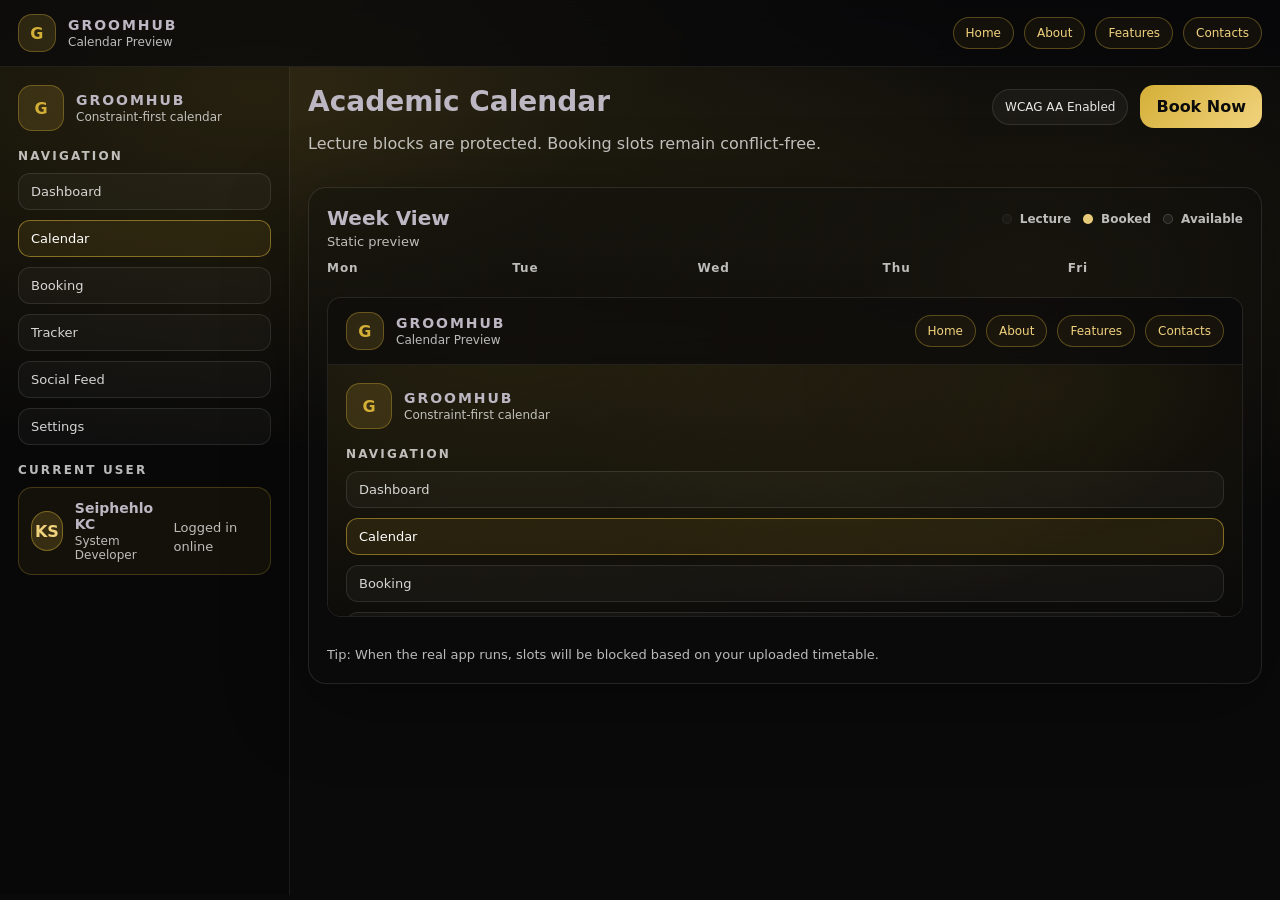
<file: calendar.html>
<!DOCTYPE html>
<html lang="en">
  <head>
    <meta charset="UTF-8" />
    <meta name="viewport" content="width=device-width, initial-scale=1.0" />
    <title>GroomHub — Calendar Preview</title>
    <link rel="stylesheet" href="./styles.css" />
  </head>
  <body>
    <div class="bg-grid" aria-hidden="true"></div>

    <header class="static-topbar">
      <a class="static-brand" href="./index.html">
        <span class="logo" style="width: 38px; height: 38px">G</span>
        <span>
          <span class="brand-title">GROOMHUB</span>
          <span class="brand-sub">Calendar Preview</span>
        </span>
      </a>
      <nav class="static-nav" aria-label="Preview navigation">
        <a href="./dashboard.html" class="nav-pill">Home</a>
        <a href="./lookbook.html" class="nav-pill">About</a>
        <a href="./marketplace.html" class="nav-pill">Features</a>
        <a href="./social.html" class="nav-pill">Contacts</a>
      </nav>
    </header>

    <main class="static-main">
      <div class="static-sidebar">
        <div class="side-brand">
          <div class="side-logo">G</div>
          <div>
            <div class="side-title">GROOMHUB</div>
            <div class="side-sub">Constraint-first calendar</div>
          </div>
        </div>
        <div class="side-section">
          <div class="side-label">Navigation</div>
          <div class="side-links">
            <a href="./dashboard.html" class="side-link">Dashboard</a>
            <a href="./calendar.html" class="side-link active">Calendar</a>
            <a href="./book.html" class="side-link">Booking</a>
            <a href="./tracker.html" class="side-link">Tracker</a>
            <a href="./social.html" class="side-link">Social Feed</a>
            <a href="./settings.html" class="side-link">Settings</a>
          </div>
        </div>
        <div class="side-section">
          <div class="side-label">Current User</div>
          <div class="user-card">
            <div class="user-avatar" id="currentUserAvatar">KS</div>
            <div class="user-meta">
              <div class="user-name" id="currentUserName">Seiphehlo KC</div>
              <div class="user-role" id="currentUserRole">
                System Developer
              </div>
            </div>
            <div class="mini-note" id="onlineBadge">Logged in online</div>
          </div>
        </div>
      </div>

      <div class="static-content">
        <div class="static-top">
          <div>
            <h1 class="page-title">Academic Calendar</h1>
            <p class="muted">
              Lecture blocks are protected. Booking slots remain conflict-free.
            </p>
          </div>
          <div class="top-actions">
            <div class="badge">WCAG AA Enabled</div>
            <a class="cta" href="./book.html">Book Now</a>
          </div>
        </div>

        <section class="panel">
          <div class="panel-head">
            <div>
              <h3 class="panel-title">Week View</h3>
              <div class="panel-sub">Static preview</div>
            </div>

            <div class="legend" aria-label="Calendar legend">
              <div class="legend-item">
                <span class="dot blocked" aria-hidden="true"></span>
                <span>Lecture</span>
              </div>
              <div class="legend-item">
                <span class="dot booked" aria-hidden="true"></span>
                <span>Booked</span>
              </div>
              <div class="legend-item">
                <span class="dot available" aria-hidden="true"></span>
                <span>Available</span>
              </div>
            </div>
          </div>

          <div class="calendar-wrap">
            <div class="cal-days">
              <div>Mon</div>
              <div>Tue</div>
              <div>Wed</div>
              <div>Thu</div>
              <div>Fri</div>
            </div>

            <!-- Embedded preview frame -->
            <iframe
              title="Calendar preview"
              src="./calendar.html"
              style="
                width: 100%;
                height: 320px;
                border: 1px solid rgba(255, 255, 255, 0.1);
                border-radius: 14px;
                margin: 12px 0;
                background: rgba(0, 0, 0, 0.2);
              "
            ></iframe>



            <div class="cal-grid" id="calGrid">
              <!-- filled by script -->
            </div>
          </div>

          <div class="mini-note">
            Tip: When the real app runs, slots will be blocked based on your
            uploaded timetable.
          </div>
        </section>
      </div>
    </main>
  </body>
</html>
</file>
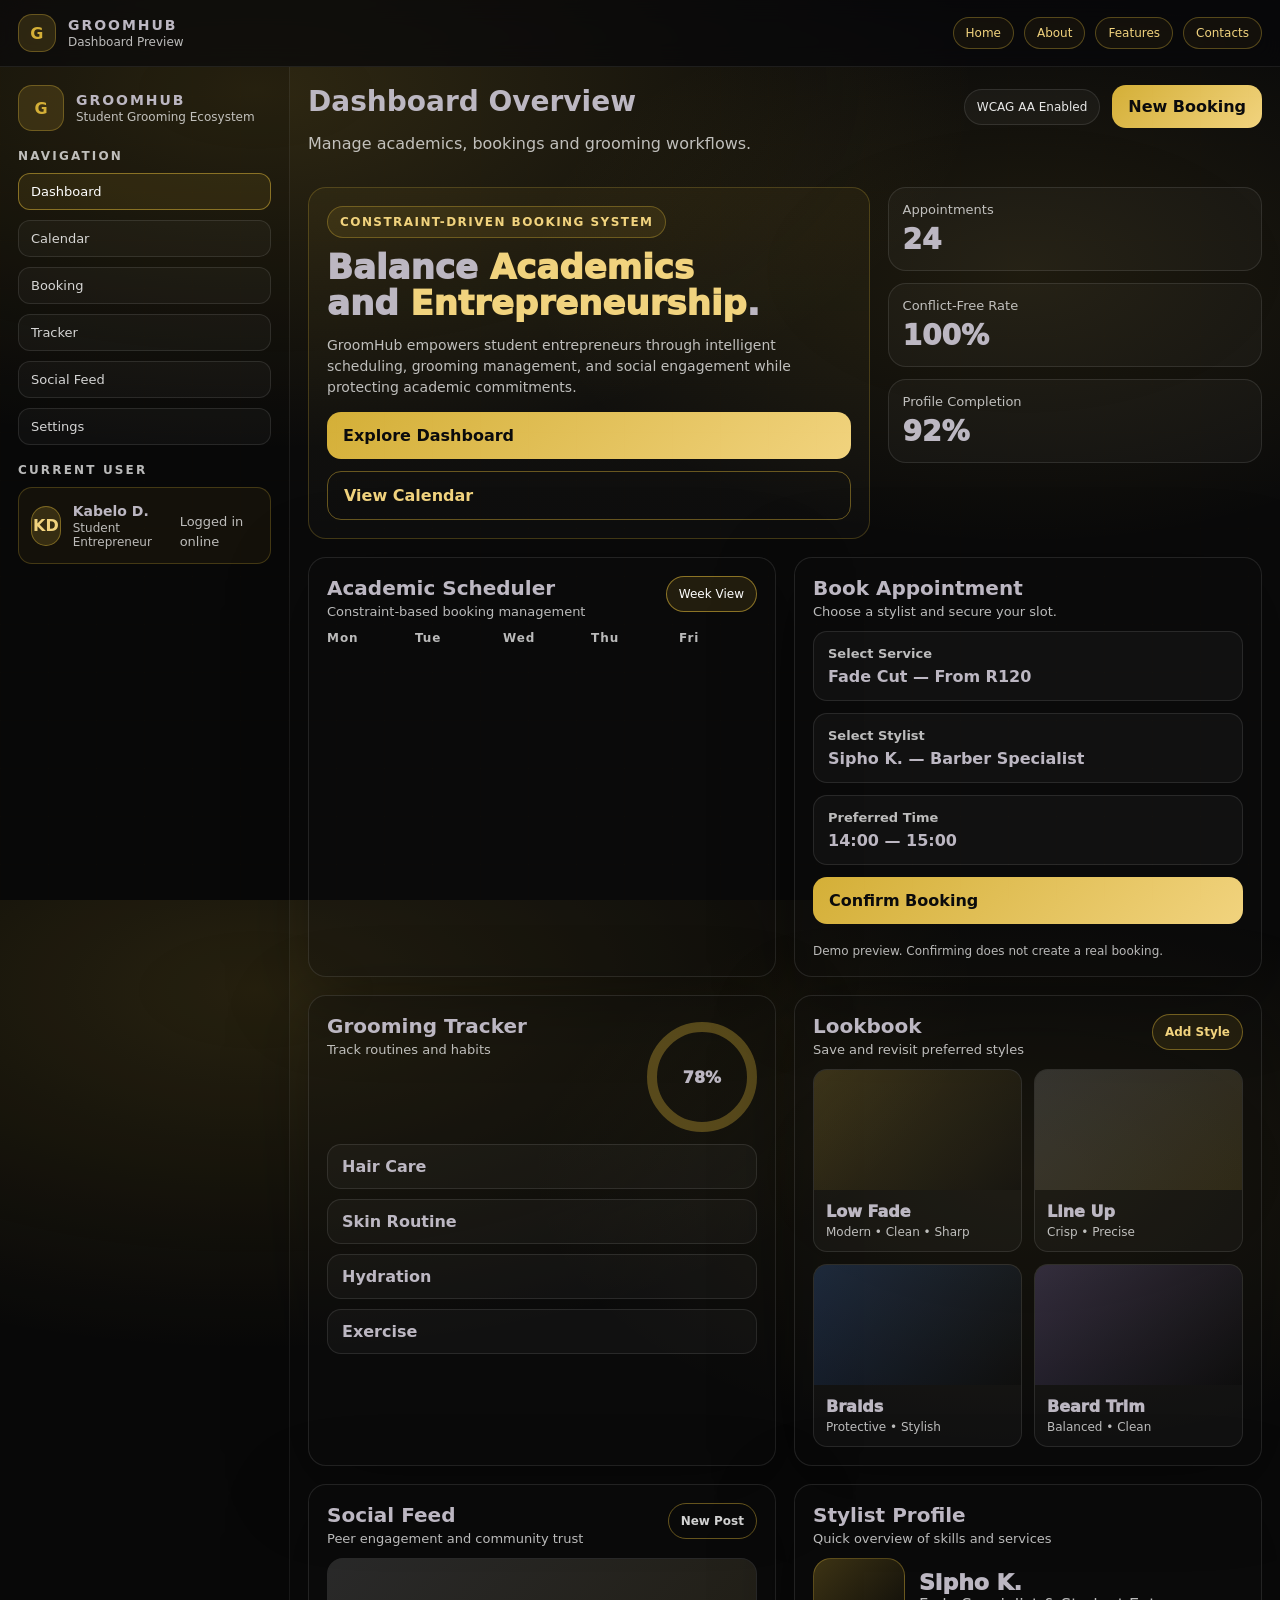
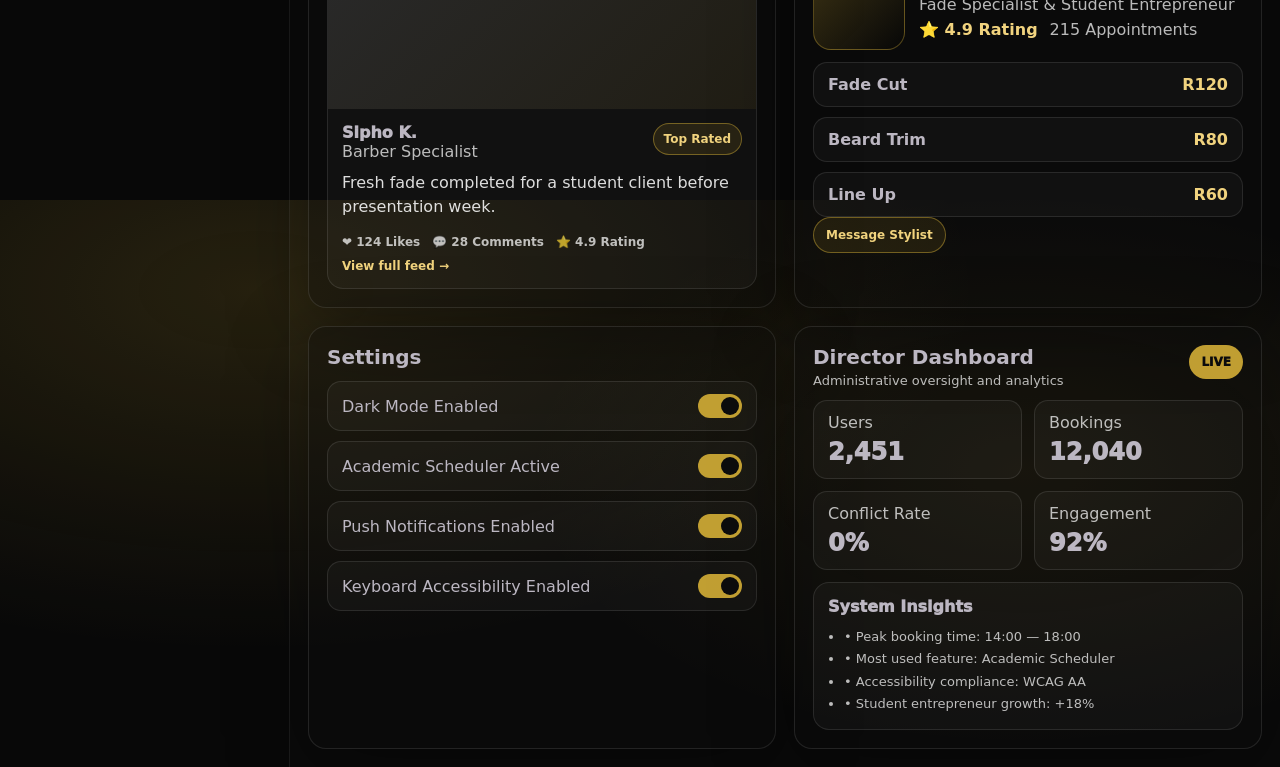
<file: dashboard.html>
<!DOCTYPE html>
<html lang="en">
  <head>
    <meta charset="UTF-8" />
    <meta name="viewport" content="width=device-width, initial-scale=1.0" />
    <title>GroomHub — Dashboard</title>
    <link rel="stylesheet" href="./styles.css" />
  </head>
  <body>
    <div class="bg-grid" aria-hidden="true"></div>

    <header class="static-topbar">
      <a class="static-brand" href="./index.html" aria-label="GroomHub home">
        <span class="logo" style="width: 38px; height: 38px">G</span>
        <span>
          <span class="brand-title">GROOMHUB</span>
          <span class="brand-sub">Dashboard Preview</span>
        </span>
      </a>
      <nav class="static-nav" aria-label="Preview navigation">
        <a href="./dashboard.html" class="nav-pill">Home</a>
        <a href="./lookbook.html" class="nav-pill">About</a>
        <a href="./marketplace.html" class="nav-pill">Features</a>
        <a href="./social.html" class="nav-pill">Contacts</a>
      </nav>
    </header>

    <main class="static-main">
      <div class="static-sidebar">
        <div class="side-brand">
          <div class="side-logo" aria-hidden="true">G</div>
          <div>
            <div class="side-title">GROOMHUB</div>
            <div class="side-sub">Student Grooming Ecosystem</div>
          </div>
        </div>

        <div class="side-section">
          <div class="side-label">Navigation</div>
          <div class="side-links">
            <a href="./dashboard.html" class="side-link active">Dashboard</a>
            <a href="./calendar.html" class="side-link">Calendar</a>
            <a href="./book.html" class="side-link">Booking</a>
            <a href="./tracker.html" class="side-link">Tracker</a>
            <a href="./social.html" class="side-link">Social Feed</a>
            <a href="./settings.html" class="side-link">Settings</a>
          </div>
        </div>

        <div class="side-section">
          <div class="side-label">Current User</div>
          <div class="user-card">
            <div class="user-avatar" id="currentUserAvatar">KD</div>
            <div class="user-meta">
              <div class="user-name" id="currentUserName">Kabelo D.</div>
              <div class="user-role" id="currentUserRole">
                Student Entrepreneur
              </div>
            </div>
            <div class="mini-note" id="onlineBadge">Logged in online</div>
          </div>
        </div>
      </div>

      <div class="static-content">
        <div class="static-top">
          <div>
            <h1 class="page-title">Dashboard Overview</h1>
            <p class="muted">
              Manage academics, bookings and grooming workflows.
            </p>
          </div>
          <div class="top-actions">
            <div class="badge">WCAG AA Enabled</div>
            <a class="cta" href="./book.html">New Booking</a>
          </div>
        </div>

        <section class="hero">
          <div class="hero-card">
            <div class="hero-pill">CONSTRAINT-DRIVEN BOOKING SYSTEM</div>
            <h2 class="hero-title">
              Balance <span class="gold">Academics</span>
              <br />
              and <span class="gold">Entrepreneurship</span>.
            </h2>
            <p class="hero-muted">
              GroomHub empowers student entrepreneurs through intelligent
              scheduling, grooming management, and social engagement while
              protecting academic commitments.
            </p>
            <div class="hero-buttons">
              <a class="btn" href="./dashboard.html">Explore Dashboard</a>
              <a class="btn secondary" href="./calendar.html">View Calendar</a>
            </div>
          </div>

          <div class="stats">
            <div class="stat-card">
              <div class="stat-label">Appointments</div>
              <div class="stat-value">24</div>
            </div>
            <div class="stat-card">
              <div class="stat-label">Conflict-Free Rate</div>
              <div class="stat-value">100%</div>
            </div>
            <div class="stat-card">
              <div class="stat-label">Profile Completion</div>
              <div class="stat-value">92%</div>
            </div>
          </div>
        </section>

        <section class="grid2">
          <div class="panel">
            <div class="panel-head">
              <div>
                <h3 class="panel-title">Academic Scheduler</h3>
                <div class="panel-sub">Constraint-based booking management</div>
              </div>
              <div class="badge gold">Week View</div>
            </div>
            <div class="calendar-grid">
              <div class="cal-days" role="list" aria-label="Week days">
                <div role="listitem">Mon</div>
                <div role="listitem">Tue</div>
                <div role="listitem">Wed</div>
                <div role="listitem">Thu</div>
                <div role="listitem">Fri</div>
              </div>
              <div class="cal-cells" id="calCells" aria-label="Calendar cells">
                <!-- static cells rendered by script -->
              </div>
            </div>
          </div>

          <div class="panel">
            <h3 class="panel-title">Book Appointment</h3>
            <div class="panel-sub">Choose a stylist and secure your slot.</div>

            <div class="form-rows">
              <div class="row-box">
                <div class="row-label">Select Service</div>
                <div class="row-value">Fade Cut — From R120</div>
              </div>
              <div class="row-box">
                <div class="row-label">Select Stylist</div>
                <div class="row-value">Sipho K. — Barber Specialist</div>
              </div>
              <div class="row-box">
                <div class="row-label">Preferred Time</div>
                <div class="row-value">14:00 — 15:00</div>
              </div>
              <a class="btn" href="./book.html">Confirm Booking</a>
              <div class="tiny-muted">
                Demo preview. Confirming does not create a real booking.
              </div>
            </div>
          </div>
        </section>

        <section class="grid2">
          <div class="panel">
            <div class="panel-head">
              <div>
                <h3 class="panel-title">Grooming Tracker</h3>
                <div class="panel-sub">Track routines and habits</div>
              </div>
              <div class="ring">78%</div>
            </div>
            <div class="tag-list">
              <div class="tag"><span>Hair Care</span></div>
              <div class="tag"><span>Skin Routine</span></div>
              <div class="tag"><span>Hydration</span></div>
              <div class="tag"><span>Exercise</span></div>
            </div>
          </div>

          <div class="panel">
            <div class="panel-head">
              <div>
                <h3 class="panel-title">Lookbook</h3>
                <div class="panel-sub">Save and revisit preferred styles</div>
              </div>
              <a class="small-pill" href="./tracker.html">Add Style</a>
            </div>
            <div class="look-grid">
              <div class="look-card">
                <div class="look-img a"></div>
                <div class="look-meta">
                  <div class="look-title">Low Fade</div>
                  <div class="look-sub">Modern • Clean • Sharp</div>
                </div>
              </div>
              <div class="look-card">
                <div class="look-img b"></div>
                <div class="look-meta">
                  <div class="look-title">Line Up</div>
                  <div class="look-sub">Crisp • Precise</div>
                </div>
              </div>
              <div class="look-card">
                <div class="look-img c"></div>
                <div class="look-meta">
                  <div class="look-title">Braids</div>
                  <div class="look-sub">Protective • Stylish</div>
                </div>
              </div>
              <div class="look-card">
                <div class="look-img d"></div>
                <div class="look-meta">
                  <div class="look-title">Beard Trim</div>
                  <div class="look-sub">Balanced • Clean</div>
                </div>
              </div>
            </div>
          </div>
        </section>

        <section class="grid2">
          <div class="panel">
            <div class="panel-head">
              <div>
                <h3 class="panel-title">Social Feed</h3>
                <div class="panel-sub">Peer engagement and community trust</div>
              </div>
              <a class="small-pill ghost" href="./social.html">New Post</a>
            </div>
            <div class="social-card">
              <div class="social-img"></div>
              <div class="social-body">
                <div class="social-head">
                  <div>
                    <div class="social-name">Sipho K.</div>
                    <div class="muted">Barber Specialist</div>
                  </div>
                  <div class="gold-pill">Top Rated</div>
                </div>
                <p class="social-text">
                  Fresh fade completed for a student client before presentation
                  week.
                </p>
                <div class="social-stats">
                  <span>❤️ 124 Likes</span>
                  <span>💬 28 Comments</span>
                  <span>⭐ 4.9 Rating</span>
                </div>
                <a class="mini-link" href="./social.html">View full feed →</a>
              </div>
            </div>
          </div>

          <div class="panel">
            <h3 class="panel-title">Stylist Profile</h3>
            <div class="panel-sub">Quick overview of skills and services</div>
            <div class="profile">
              <div class="profile-avatar"></div>
              <div>
                <div class="profile-name">Sipho K.</div>
                <div class="muted">Fade Specialist & Student Entrepreneur</div>
                <div class="profile-kpis">
                  <span class="gold-text">⭐ 4.9 Rating</span>
                  <span class="muted">215 Appointments</span>
                </div>
              </div>
            </div>
            <div class="service-list">
              <div class="service">
                <span>Fade Cut</span><span class="gold">R120</span>
              </div>
              <div class="service">
                <span>Beard Trim</span><span class="gold">R80</span>
              </div>
              <div class="service">
                <span>Line Up</span><span class="gold">R60</span>
              </div>
            </div>
            <a class="small-pill" href="./social.html">Message Stylist</a>
          </div>
        </section>

        <section class="grid2">
          <div class="panel">
            <h3 class="panel-title">Settings</h3>
            <div class="form-rows compact">
              <div class="toggle-row">
                <span>Dark Mode Enabled</span
                ><span class="switch-on" aria-hidden="true"></span>
              </div>
              <div class="toggle-row">
                <span>Academic Scheduler Active</span
                ><span class="switch-on" aria-hidden="true"></span>
              </div>
              <div class="toggle-row">
                <span>Push Notifications Enabled</span
                ><span class="switch-on" aria-hidden="true"></span>
              </div>
              <div class="toggle-row">
                <span>Keyboard Accessibility Enabled</span
                ><span class="switch-on" aria-hidden="true"></span>
              </div>
            </div>
          </div>

          <div class="panel">
            <div class="panel-head">
              <div>
                <h3 class="panel-title">Director Dashboard</h3>
                <div class="panel-sub">
                  Administrative oversight and analytics
                </div>
              </div>
              <div class="live">LIVE</div>
            </div>
            <div class="kpi-grid">
              <div class="kpi">
                <div class="muted">Users</div>
                <div class="kpi-value">2,451</div>
              </div>
              <div class="kpi">
                <div class="muted">Bookings</div>
                <div class="kpi-value">12,040</div>
              </div>
              <div class="kpi">
                <div class="muted">Conflict Rate</div>
                <div class="kpi-value">0%</div>
              </div>
              <div class="kpi">
                <div class="muted">Engagement</div>
                <div class="kpi-value">92%</div>
              </div>
            </div>
            <div class="insights">
              <div class="ins-title">System Insights</div>
              <ul class="ins-list">
                <li>• Peak booking time: 14:00 — 18:00</li>
                <li>• Most used feature: Academic Scheduler</li>
                <li>• Accessibility compliance: WCAG AA</li>
                <li>• Student entrepreneur growth: +18%</li>
              </ul>
            </div>
          </div>
        </section>
      </div>
    </main>
  </body>
</html>
</file>
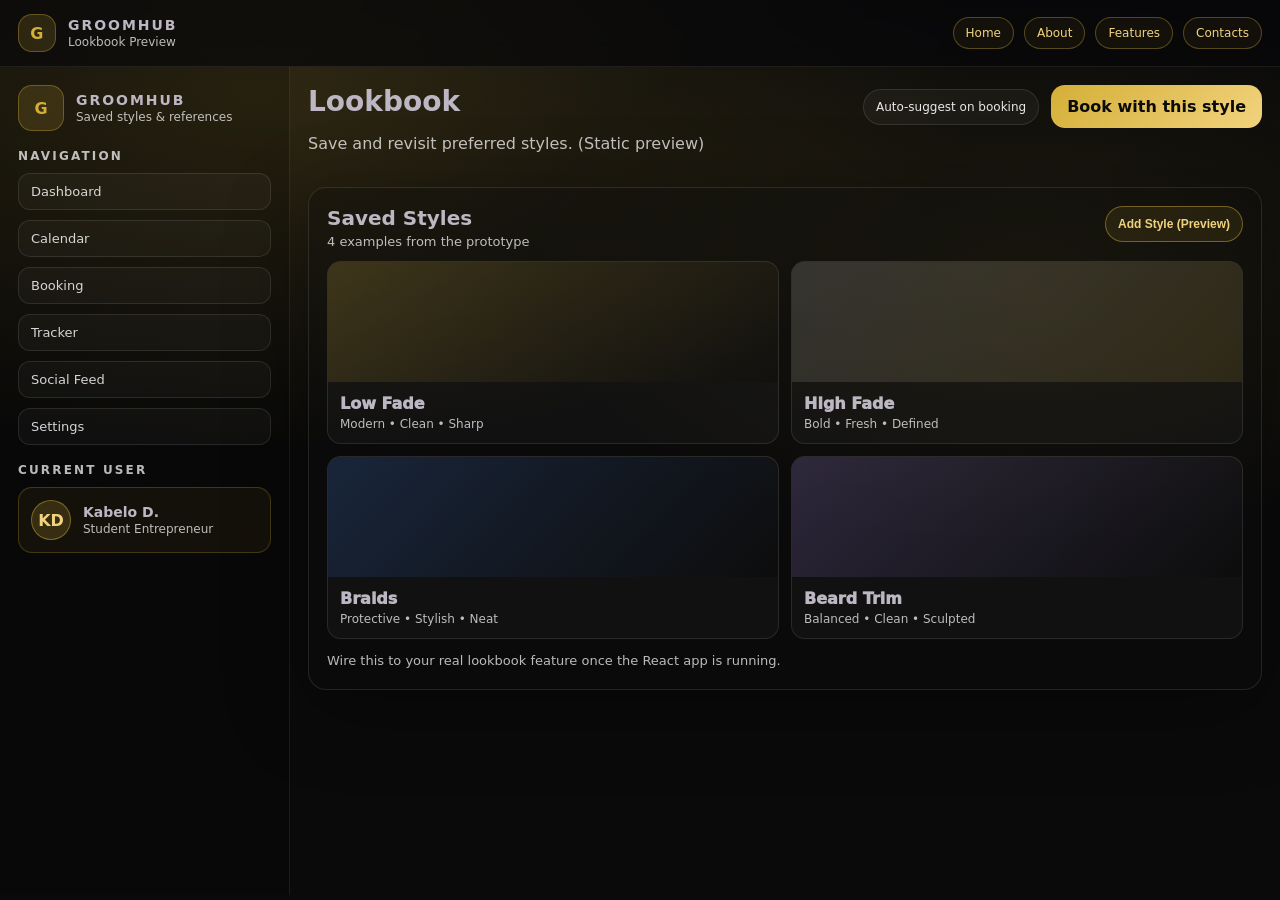
<file: lookbook.html>
<!DOCTYPE html>
<html lang="en">
  <head>
    <meta charset="UTF-8" />
    <meta name="viewport" content="width=device-width, initial-scale=1.0" />
    <title>GroomHub — Lookbook Preview</title>
    <link rel="stylesheet" href="./styles.css" />
  </head>
  <body>
    <div class="bg-grid" aria-hidden="true"></div>

    <header class="static-topbar">
      <a class="static-brand" href="./index.html">
        <span class="logo" style="width: 38px; height: 38px">G</span>
        <span>
          <span class="brand-title">GROOMHUB</span>
          <span class="brand-sub">Lookbook Preview</span>
        </span>
      </a>
      <nav class="static-nav" aria-label="Preview navigation">
        <a href="./dashboard.html" class="nav-pill">Home</a>
        <a href="./lookbook.html" class="nav-pill">About</a>
        <a href="./marketplace.html" class="nav-pill">Features</a>
        <a href="./social.html" class="nav-pill">Contacts</a>
      </nav>
    </header>

    <main class="static-main">
      <div class="static-sidebar">
        <div class="side-brand">
          <div class="side-logo">G</div>
          <div>
            <div class="side-title">GROOMHUB</div>
            <div class="side-sub">Saved styles & references</div>
          </div>
        </div>
        <div class="side-section">
          <div class="side-label">Navigation</div>
          <div class="side-links">
            <a href="./dashboard.html" class="side-link">Dashboard</a>
            <a href="./calendar.html" class="side-link">Calendar</a>
            <a href="./book.html" class="side-link">Booking</a>
            <a href="./tracker.html" class="side-link">Tracker</a>
            <a href="./social.html" class="side-link">Social Feed</a>
            <a href="./settings.html" class="side-link">Settings</a>
          </div>
        </div>
        <div class="side-section">
          <div class="side-label">Current User</div>
          <div class="user-card">
            <div class="user-avatar">KD</div>
            <div class="user-meta">
              <div class="user-name">Kabelo D.</div>
              <div class="user-role">Student Entrepreneur</div>
            </div>
          </div>
        </div>
      </div>

      <div class="static-content">
        <div class="static-top">
          <div>
            <h1 class="page-title">Lookbook</h1>
            <p class="muted">
              Save and revisit preferred styles. (Static preview)
            </p>
          </div>
          <div class="top-actions">
            <div class="badge">Auto-suggest on booking</div>
            <a class="cta" href="./book.html">Book with this style</a>
          </div>
        </div>

        <section class="panel">
          <div class="panel-head">
            <div>
              <h3 class="panel-title">Saved Styles</h3>
              <div class="panel-sub">4 examples from the prototype</div>
            </div>
            <button class="small-pill" type="button" disabled>
              Add Style (Preview)
            </button>
          </div>

          <div class="look-grid">
            <div class="look-card">
              <div class="look-img a"></div>
              <div class="look-meta">
                <div class="look-title">Low Fade</div>
                <div class="look-sub">Modern • Clean • Sharp</div>
              </div>
            </div>
            <div class="look-card">
              <div class="look-img b"></div>
              <div class="look-meta">
                <div class="look-title">High Fade</div>
                <div class="look-sub">Bold • Fresh • Defined</div>
              </div>
            </div>
            <div class="look-card">
              <div class="look-img c"></div>
              <div class="look-meta">
                <div class="look-title">Braids</div>
                <div class="look-sub">Protective • Stylish • Neat</div>
              </div>
            </div>
            <div class="look-card">
              <div class="look-img d"></div>
              <div class="look-meta">
                <div class="look-title">Beard Trim</div>
                <div class="look-sub">Balanced • Clean • Sculpted</div>
              </div>
            </div>
          </div>

          <div class="mini-note">
            Wire this to your real lookbook feature once the React app is
            running.
          </div>
        </section>
      </div>
    </main>
  </body>
</html>
</file>
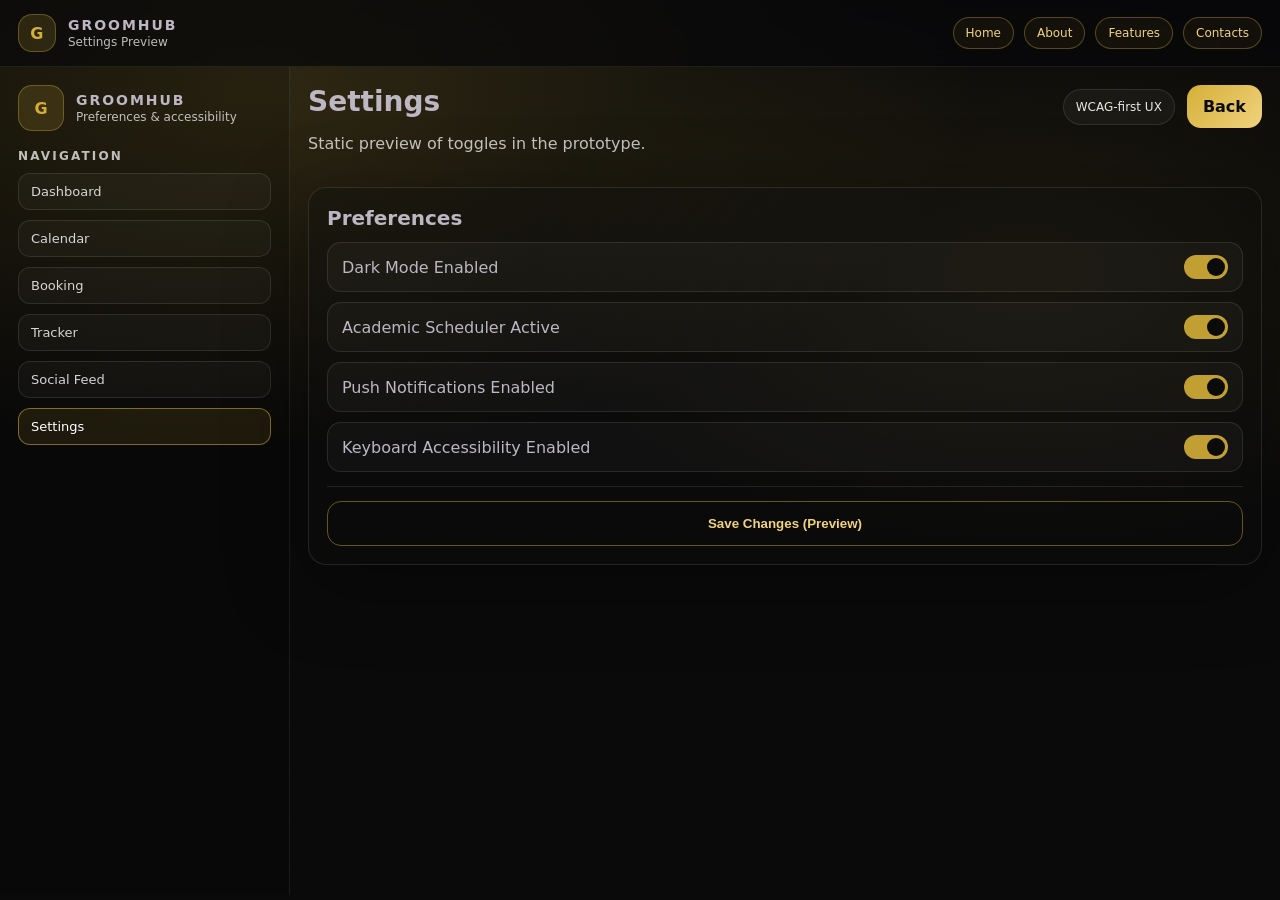
<file: settings.html>
<!DOCTYPE html>
<html lang="en">
  <head>
    <meta charset="UTF-8" />
    <meta name="viewport" content="width=device-width, initial-scale=1.0" />
    <title>GroomHub — Settings Preview</title>
    <link rel="stylesheet" href="./styles.css" />
  </head>
  <body>
    <div class="bg-grid" aria-hidden="true"></div>

    <header class="static-topbar">
      <a class="static-brand" href="./index.html">
        <span class="logo" style="width: 38px; height: 38px">G</span>
        <span>
          <span class="brand-title">GROOMHUB</span>
          <span class="brand-sub">Settings Preview</span>
        </span>
      </a>
      <nav class="static-nav" aria-label="Preview navigation">
        <a href="./dashboard.html" class="nav-pill">Home</a>
        <a href="./lookbook.html" class="nav-pill">About</a>
        <a href="./marketplace.html" class="nav-pill">Features</a>
        <a href="./social.html" class="nav-pill">Contacts</a>
      </nav>
    </header>

    <main class="static-main">
      <div class="static-sidebar">
        <div class="side-brand">
          <div class="side-logo">G</div>
          <div>
            <div class="side-title">GROOMHUB</div>
            <div class="side-sub">Preferences & accessibility</div>
          </div>
        </div>
        <div class="side-section">
          <div class="side-label">Navigation</div>
          <div class="side-links">
            <a href="./dashboard.html" class="side-link">Dashboard</a>
            <a href="./calendar.html" class="side-link">Calendar</a>
            <a href="./book.html" class="side-link">Booking</a>
            <a href="./tracker.html" class="side-link">Tracker</a>
            <a href="./social.html" class="side-link">Social Feed</a>
            <a href="./settings.html" class="side-link active">Settings</a>
          </div>
        </div>
      </div>

      <div class="static-content">
        <div class="static-top">
          <div>
            <h1 class="page-title">Settings</h1>
            <p class="muted">Static preview of toggles in the prototype.</p>
          </div>
          <div class="top-actions">
            <div class="badge">WCAG-first UX</div>
            <a class="cta" href="./dashboard.html">Back</a>
          </div>
        </div>

        <section class="panel">
          <h3 class="panel-title">Preferences</h3>
          <div class="form-rows compact">
            <div class="toggle-row">
              <span>Dark Mode Enabled</span
              ><span class="switch-on" aria-hidden="true"></span>
            </div>
            <div class="toggle-row">
              <span>Academic Scheduler Active</span
              ><span class="switch-on" aria-hidden="true"></span>
            </div>
            <div class="toggle-row">
              <span>Push Notifications Enabled</span
              ><span class="switch-on" aria-hidden="true"></span>
            </div>
            <div class="toggle-row">
              <span>Keyboard Accessibility Enabled</span
              ><span class="switch-on" aria-hidden="true"></span>
            </div>
          </div>
          <div class="divider"></div>
          <button class="btn secondary" type="button" disabled>
            Save Changes (Preview)
          </button>
        </section>
      </div>
    </main>
  </body>
</html>
</file>
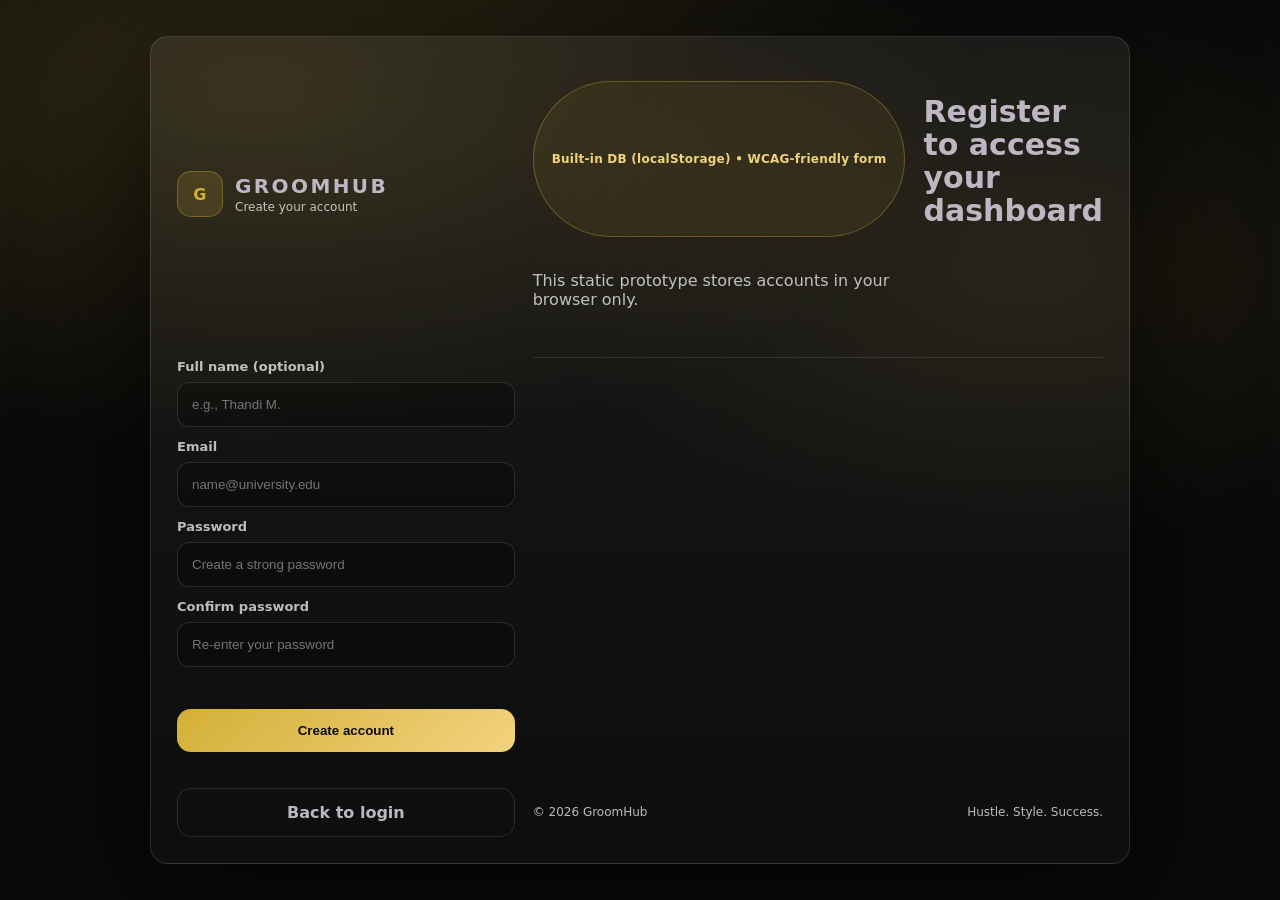
<file: signup.html>
<!doctype html>
<html lang="en">
  <head>
    <meta charset="UTF-8" />
    <meta name="viewport" content="width=device-width, initial-scale=1.0" />
    <title>GroomHub — Create account</title>
    <link rel="stylesheet" href="./styles.css" />
  </head>
  <body>
    <div class="bg-grid" aria-hidden="true"></div>

    <main class="page">
      <section class="card" role="region" aria-label="Signup card">
        <header class="brand">
          <div class="logo" aria-hidden="true">G</div>
          <div class="brand-text">
            <h1>GROOMHUB</h1>
            <p>Create your account</p>
          </div>
        </header>

        <div class="hero">
          <div class="pill">Built-in DB (localStorage) • WCAG-friendly form</div>
          <h2>Register to access your dashboard</h2>
          <p class="muted">This static prototype stores accounts in your browser only.</p>
        </div>

        <form id="signupForm" class="form" autocomplete="on">
          <label class="field">
            <span class="label">Full name (optional)</span>
            <input id="name" name="name" type="text" placeholder="e.g., Thandi M." maxlength="80" />
          </label>

          <label class="field">
            <span class="label">Email</span>
            <input id="signupEmail" name="email" type="email" placeholder="name@university.edu" required />
          </label>

          <label class="field">
            <span class="label">Password</span>
            <input id="signupPassword" name="password" type="password" placeholder="Create a strong password" required />
          </label>

          <label class="field">
            <span class="label">Confirm password</span>
            <input id="confirmPassword" name="confirmPassword" type="password" placeholder="Re-enter your password" required />
          </label>

          <div class="row">
            <div id="signupStatus" class="hint" role="status" aria-live="polite"></div>
          </div>

          <button class="btn" type="submit">Create account</button>
        </form>

        <div class="divider" aria-hidden="true"></div>

        <div class="actions">
          <a class="btn ghost" href="./index.html" id="backToLogin">Back to login</a>
        </div>

        <footer class="foot">
          <span>© <span id="year"></span> GroomHub</span>
          <span class="muted">Hustle. Style. Success.</span>
        </footer>
      </section>
    </main>

    <script src="./script.js"></script>
  </body>
</html>
</file>
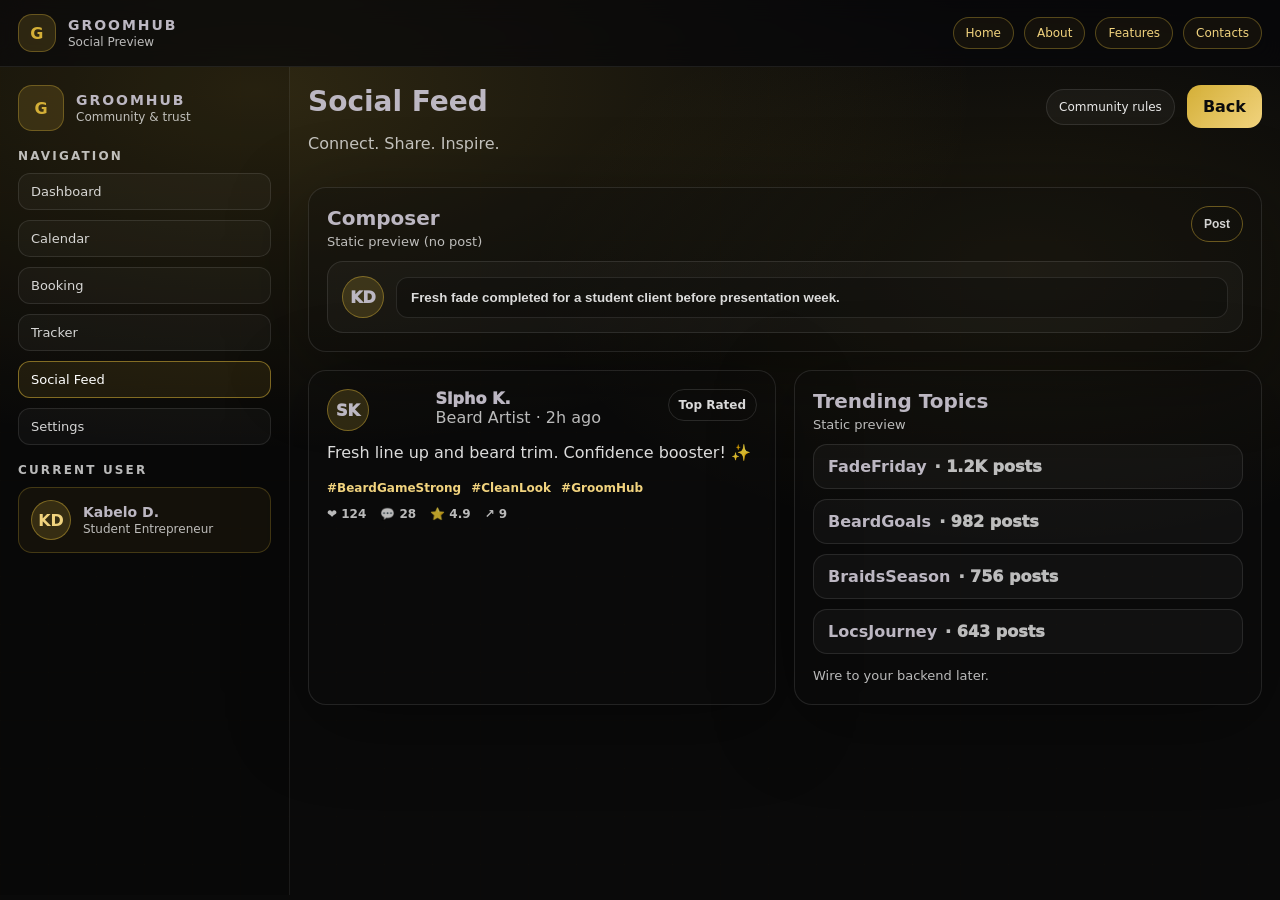
<file: social.html>
<!DOCTYPE html>
<html lang="en">
  <head>
    <meta charset="UTF-8" />
    <meta name="viewport" content="width=device-width, initial-scale=1.0" />
    <title>GroomHub — Social Feed Preview</title>
    <link rel="stylesheet" href="./styles.css" />
  </head>
  <body>
    <div class="bg-grid" aria-hidden="true"></div>

    <header class="static-topbar">
      <a class="static-brand" href="./index.html">
        <span class="logo" style="width: 38px; height: 38px">G</span>
        <span>
          <span class="brand-title">GROOMHUB</span>
          <span class="brand-sub">Social Preview</span>
        </span>
      </a>
      <nav class="static-nav" aria-label="Preview navigation">
        <a href="./dashboard.html" class="nav-pill">Home</a>
        <a href="./lookbook.html" class="nav-pill">About</a>
        <a href="./marketplace.html" class="nav-pill">Features</a>
        <a href="./social.html" class="nav-pill">Contacts</a>
      </nav>
    </header>

    <main class="static-main">
      <div class="static-sidebar">
        <div class="side-brand">
          <div class="side-logo">G</div>
          <div>
            <div class="side-title">GROOMHUB</div>
            <div class="side-sub">Community & trust</div>
          </div>
        </div>
        <div class="side-section">
          <div class="side-label">Navigation</div>
          <div class="side-links">
            <a href="./dashboard.html" class="side-link">Dashboard</a>
            <a href="./calendar.html" class="side-link">Calendar</a>
            <a href="./book.html" class="side-link">Booking</a>
            <a href="./tracker.html" class="side-link">Tracker</a>
            <a href="./social.html" class="side-link active">Social Feed</a>
            <a href="./settings.html" class="side-link">Settings</a>
          </div>
        </div>
        <div class="side-section">
          <div class="side-label">Current User</div>
          <div class="user-card">
            <div class="user-avatar">KD</div>
            <div class="user-meta">
              <div class="user-name">Kabelo D.</div>
              <div class="user-role">Student Entrepreneur</div>
            </div>
          </div>
        </div>
      </div>

      <div class="static-content">
        <div class="static-top">
          <div>
            <h1 class="page-title">Social Feed</h1>
            <p class="muted">Connect. Share. Inspire.</p>
          </div>
          <div class="top-actions">
            <div class="badge">Community rules</div>
            <a class="cta" href="./dashboard.html">Back</a>
          </div>
        </div>

        <section class="panel">
          <div class="panel-head">
            <div>
              <h3 class="panel-title">Composer</h3>
              <div class="panel-sub">Static preview (no post)</div>
            </div>
            <button class="small-pill ghost" type="button" disabled>
              Post
            </button>
          </div>
          <div class="composer">
            <div class="composer-avatar">KD</div>
            <input
              class="composer-input"
              type="text"
              value="Fresh fade completed for a student client before presentation week."
              disabled
            />
          </div>
        </section>

        <section class="grid2">
          <article class="panel post">
            <div class="post-head">
              <div class="post-avatar">SK</div>
              <div>
                <div class="post-name">Sipho K.</div>
                <div class="muted">Beard Artist · 2h ago</div>
              </div>
              <div class="ghost-pill">Top Rated</div>
            </div>
            <p class="post-text">
              Fresh line up and beard trim. Confidence booster! ✨
            </p>
            <div class="post-tags">
              <span>#BeardGameStrong</span><span>#CleanLook</span
              ><span>#GroomHub</span>
            </div>
            <div class="post-actions">
              <span>❤️ 124</span><span>💬 28</span><span>⭐ 4.9</span
              ><span>↗ 9</span>
            </div>
          </article>

          <aside class="panel">
            <h3 class="panel-title">Trending Topics</h3>
            <div class="panel-sub">Static preview</div>
            <div class="trend-list">
              <div class="trend">
                <b>FadeFriday</b><span class="muted"> · 1.2K posts</span>
              </div>
              <div class="trend">
                <b>BeardGoals</b><span class="muted"> · 982 posts</span>
              </div>
              <div class="trend">
                <b>BraidsSeason</b><span class="muted"> · 756 posts</span>
              </div>
              <div class="trend">
                <b>LocsJourney</b><span class="muted"> · 643 posts</span>
              </div>
            </div>
            <div class="mini-note">Wire to your backend later.</div>
          </aside>
        </section>
      </div>
    </main>
  </body>
</html>
</file>
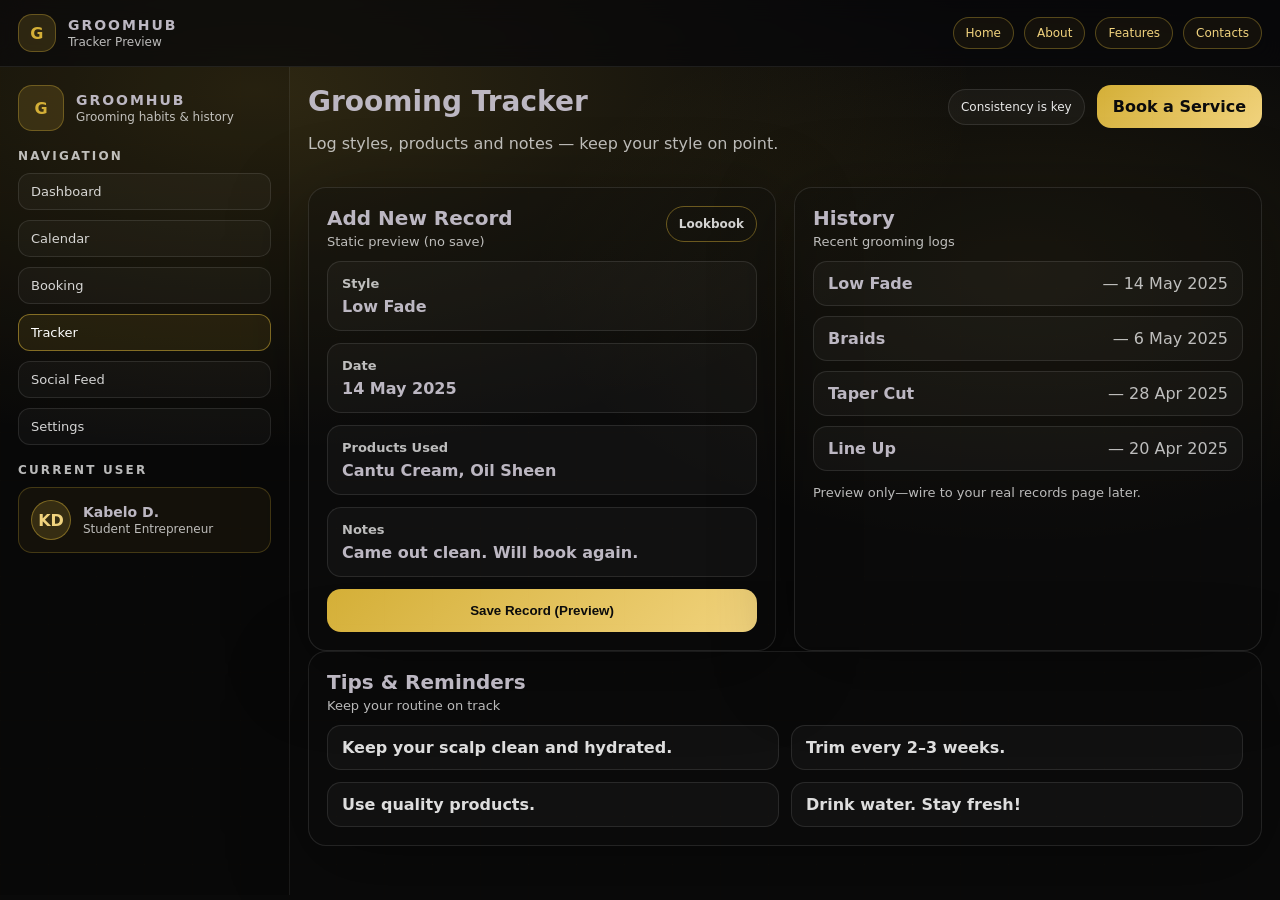
<file: tracker.html>
<!DOCTYPE html>
<html lang="en">
  <head>
    <meta charset="UTF-8" />
    <meta name="viewport" content="width=device-width, initial-scale=1.0" />
    <title>GroomHub — Grooming Tracker Preview</title>
    <link rel="stylesheet" href="./styles.css" />
  </head>
  <body>
    <div class="bg-grid" aria-hidden="true"></div>

    <header class="static-topbar">
      <a class="static-brand" href="./index.html">
        <span class="logo" style="width: 38px; height: 38px">G</span>
        <span>
          <span class="brand-title">GROOMHUB</span>
          <span class="brand-sub">Tracker Preview</span>
        </span>
      </a>
      <nav class="static-nav" aria-label="Preview navigation">
        <a href="./dashboard.html" class="nav-pill">Home</a>
        <a href="./lookbook.html" class="nav-pill">About</a>
        <a href="./marketplace.html" class="nav-pill">Features</a>
        <a href="./social.html" class="nav-pill">Contacts</a>
      </nav>
    </header>

    <main class="static-main">
      <div class="static-sidebar">
        <div class="side-brand">
          <div class="side-logo">G</div>
          <div>
            <div class="side-title">GROOMHUB</div>
            <div class="side-sub">Grooming habits & history</div>
          </div>
        </div>
        <div class="side-section">
          <div class="side-label">Navigation</div>
          <div class="side-links">
            <a href="./dashboard.html" class="side-link">Dashboard</a>
            <a href="./calendar.html" class="side-link">Calendar</a>
            <a href="./book.html" class="side-link">Booking</a>
            <a href="./tracker.html" class="side-link active">Tracker</a>
            <a href="./social.html" class="side-link">Social Feed</a>
            <a href="./settings.html" class="side-link">Settings</a>
          </div>
        </div>
        <div class="side-section">
          <div class="side-label">Current User</div>
          <div class="user-card">
            <div class="user-avatar">KD</div>
            <div class="user-meta">
              <div class="user-name">Kabelo D.</div>
              <div class="user-role">Student Entrepreneur</div>
            </div>
          </div>
        </div>
      </div>

      <div class="static-content">
        <div class="static-top">
          <div>
            <h1 class="page-title">Grooming Tracker</h1>
            <p class="muted">
              Log styles, products and notes — keep your style on point.
            </p>
          </div>
          <div class="top-actions">
            <div class="badge">Consistency is key</div>
            <a class="cta" href="./book.html">Book a Service</a>
          </div>
        </div>

        <section class="grid2">
          <div class="panel">
            <div class="panel-head">
              <div>
                <h3 class="panel-title">Add New Record</h3>
                <div class="panel-sub">Static preview (no save)</div>
              </div>
              <a class="small-pill ghost" href="./lookbook.html">Lookbook</a>
            </div>

            <div class="form-rows">
              <div class="row-box">
                <div class="row-label">Style</div>
                <div class="row-value">Low Fade</div>
              </div>
              <div class="row-box">
                <div class="row-label">Date</div>
                <div class="row-value">14 May 2025</div>
              </div>
              <div class="row-box">
                <div class="row-label">Products Used</div>
                <div class="row-value">Cantu Cream, Oil Sheen</div>
              </div>
              <div class="row-box">
                <div class="row-label">Notes</div>
                <div class="row-value">Came out clean. Will book again.</div>
              </div>
              <button class="btn" type="button" disabled>
                Save Record (Preview)
              </button>
            </div>
          </div>

          <div class="panel">
            <h3 class="panel-title">History</h3>
            <div class="panel-sub">Recent grooming logs</div>
            <div class="history-list">
              <div class="history-item">
                <b>Low Fade</b><span class="muted">— 14 May 2025</span>
              </div>
              <div class="history-item">
                <b>Braids</b><span class="muted">— 6 May 2025</span>
              </div>
              <div class="history-item">
                <b>Taper Cut</b><span class="muted">— 28 Apr 2025</span>
              </div>
              <div class="history-item">
                <b>Line Up</b><span class="muted">— 20 Apr 2025</span>
              </div>
            </div>
            <div class="mini-note">
              Preview only—wire to your real records page later.
            </div>
          </div>
        </section>

        <section class="panel">
          <h3 class="panel-title">Tips & Reminders</h3>
          <div class="panel-sub">Keep your routine on track</div>
          <div class="tip-grid">
            <div class="tip">Keep your scalp clean and hydrated.</div>
            <div class="tip">Trim every 2–3 weeks.</div>
            <div class="tip">Use quality products.</div>
            <div class="tip">Drink water. Stay fresh!</div>
          </div>
        </section>
      </div>
    </main>
  </body>
</html>
</file>
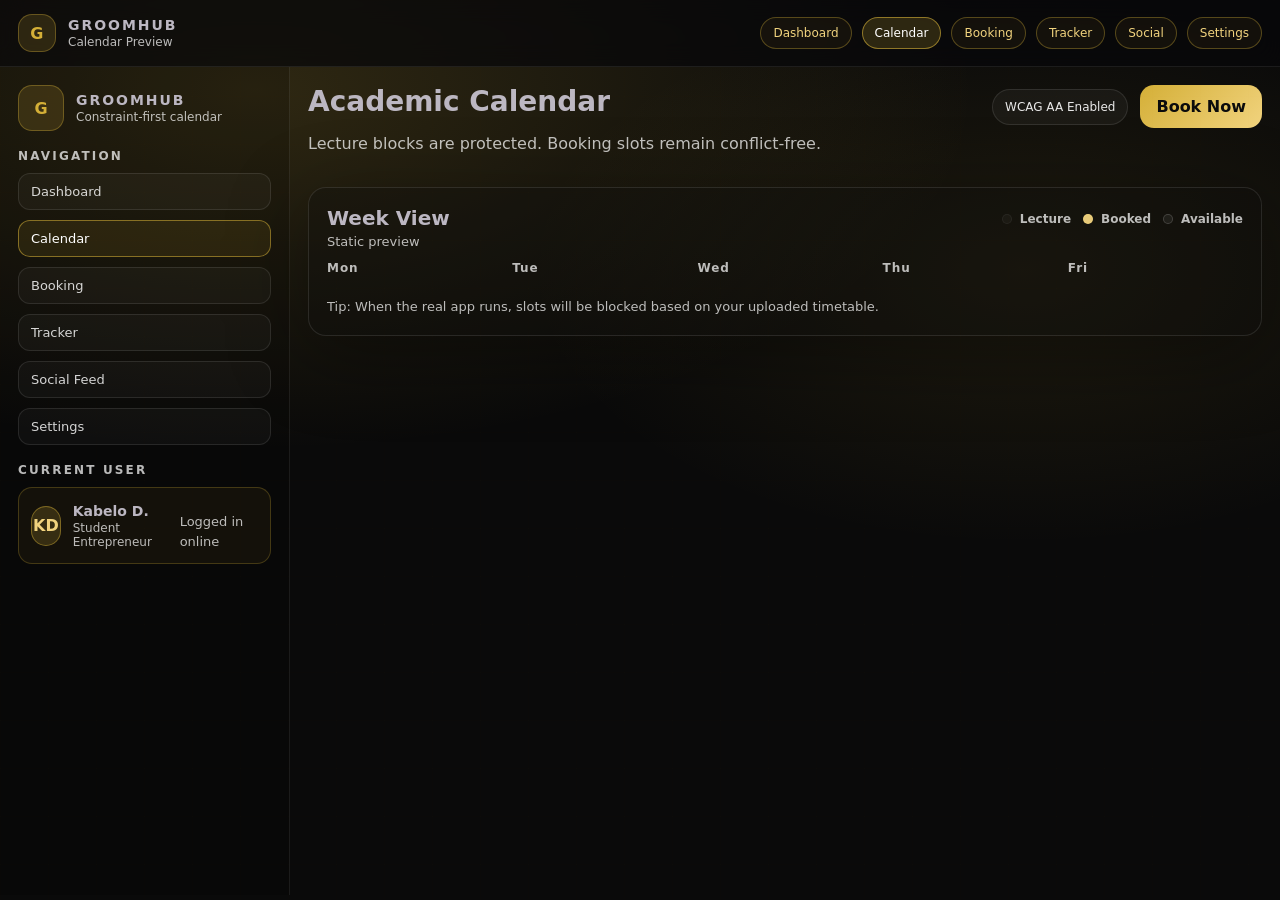
<file: Static Website/calendar.html>
<!DOCTYPE html>
<html lang="en">
  <head>
    <meta charset="UTF-8" />
    <meta name="viewport" content="width=device-width, initial-scale=1.0" />
    <title>GroomHub — Calendar Preview</title>
    <link rel="stylesheet" href="./styles.css" />
  </head>
  <body>
    <div class="bg-grid" aria-hidden="true"></div>

    <header class="static-topbar">
      <a class="static-brand" href="./index.html">
        <span class="logo" style="width: 38px; height: 38px">G</span>
        <span>
          <span class="brand-title">GROOMHUB</span>
          <span class="brand-sub">Calendar Preview</span>
        </span>
      </a>
      <nav class="static-nav">
        <a href="./dashboard.html" class="nav-pill">Dashboard</a>
        <a href="./calendar.html" class="nav-pill active">Calendar</a>
        <a href="./book.html" class="nav-pill">Booking</a>
        <a href="./tracker.html" class="nav-pill">Tracker</a>
        <a href="./social.html" class="nav-pill">Social</a>
        <a href="./settings.html" class="nav-pill">Settings</a>
      </nav>
    </header>

    <main class="static-main">
      <div class="static-sidebar">
        <div class="side-brand">
          <div class="side-logo">G</div>
          <div>
            <div class="side-title">GROOMHUB</div>
            <div class="side-sub">Constraint-first calendar</div>
          </div>
        </div>
        <div class="side-section">
          <div class="side-label">Navigation</div>
          <div class="side-links">
            <a href="./dashboard.html" class="side-link">Dashboard</a>
            <a href="./calendar.html" class="side-link active">Calendar</a>
            <a href="./book.html" class="side-link">Booking</a>
            <a href="./tracker.html" class="side-link">Tracker</a>
            <a href="./social.html" class="side-link">Social Feed</a>
            <a href="./settings.html" class="side-link">Settings</a>
          </div>
        </div>
        <div class="side-section">
          <div class="side-label">Current User</div>
          <div class="user-card">
            <div class="user-avatar" id="currentUserAvatar">KD</div>
            <div class="user-meta">
              <div class="user-name" id="currentUserName">Kabelo D.</div>
              <div class="user-role" id="currentUserRole">
                Student Entrepreneur
              </div>
            </div>
            <div class="mini-note" id="onlineBadge">Logged in online</div>
          </div>
        </div>
      </div>

      <div class="static-content">
        <div class="static-top">
          <div>
            <h1 class="page-title">Academic Calendar</h1>
            <p class="muted">
              Lecture blocks are protected. Booking slots remain conflict-free.
            </p>
          </div>
          <div class="top-actions">
            <div class="badge">WCAG AA Enabled</div>
            <a class="cta" href="./book.html">Book Now</a>
          </div>
        </div>

        <section class="panel">
          <div class="panel-head">
            <div>
              <h3 class="panel-title">Week View</h3>
              <div class="panel-sub">Static preview</div>
            </div>

            <div class="legend" aria-label="Calendar legend">
              <div class="legend-item">
                <span class="dot blocked" aria-hidden="true"></span>
                <span>Lecture</span>
              </div>
              <div class="legend-item">
                <span class="dot booked" aria-hidden="true"></span>
                <span>Booked</span>
              </div>
              <div class="legend-item">
                <span class="dot available" aria-hidden="true"></span>
                <span>Available</span>
              </div>
            </div>
          </div>

          <div class="calendar-wrap">
            <div class="cal-days">
              <div>Mon</div>
              <div>Tue</div>
              <div>Wed</div>
              <div>Thu</div>
              <div>Fri</div>
            </div>
            <div class="cal-grid" id="calGrid">
              <!-- filled by script -->
            </div>
          </div>

          <div class="mini-note">
            Tip: When the real app runs, slots will be blocked based on your
            uploaded timetable.
          </div>
        </section>
      </div>
    </main>
  </body>
</html>
</file>
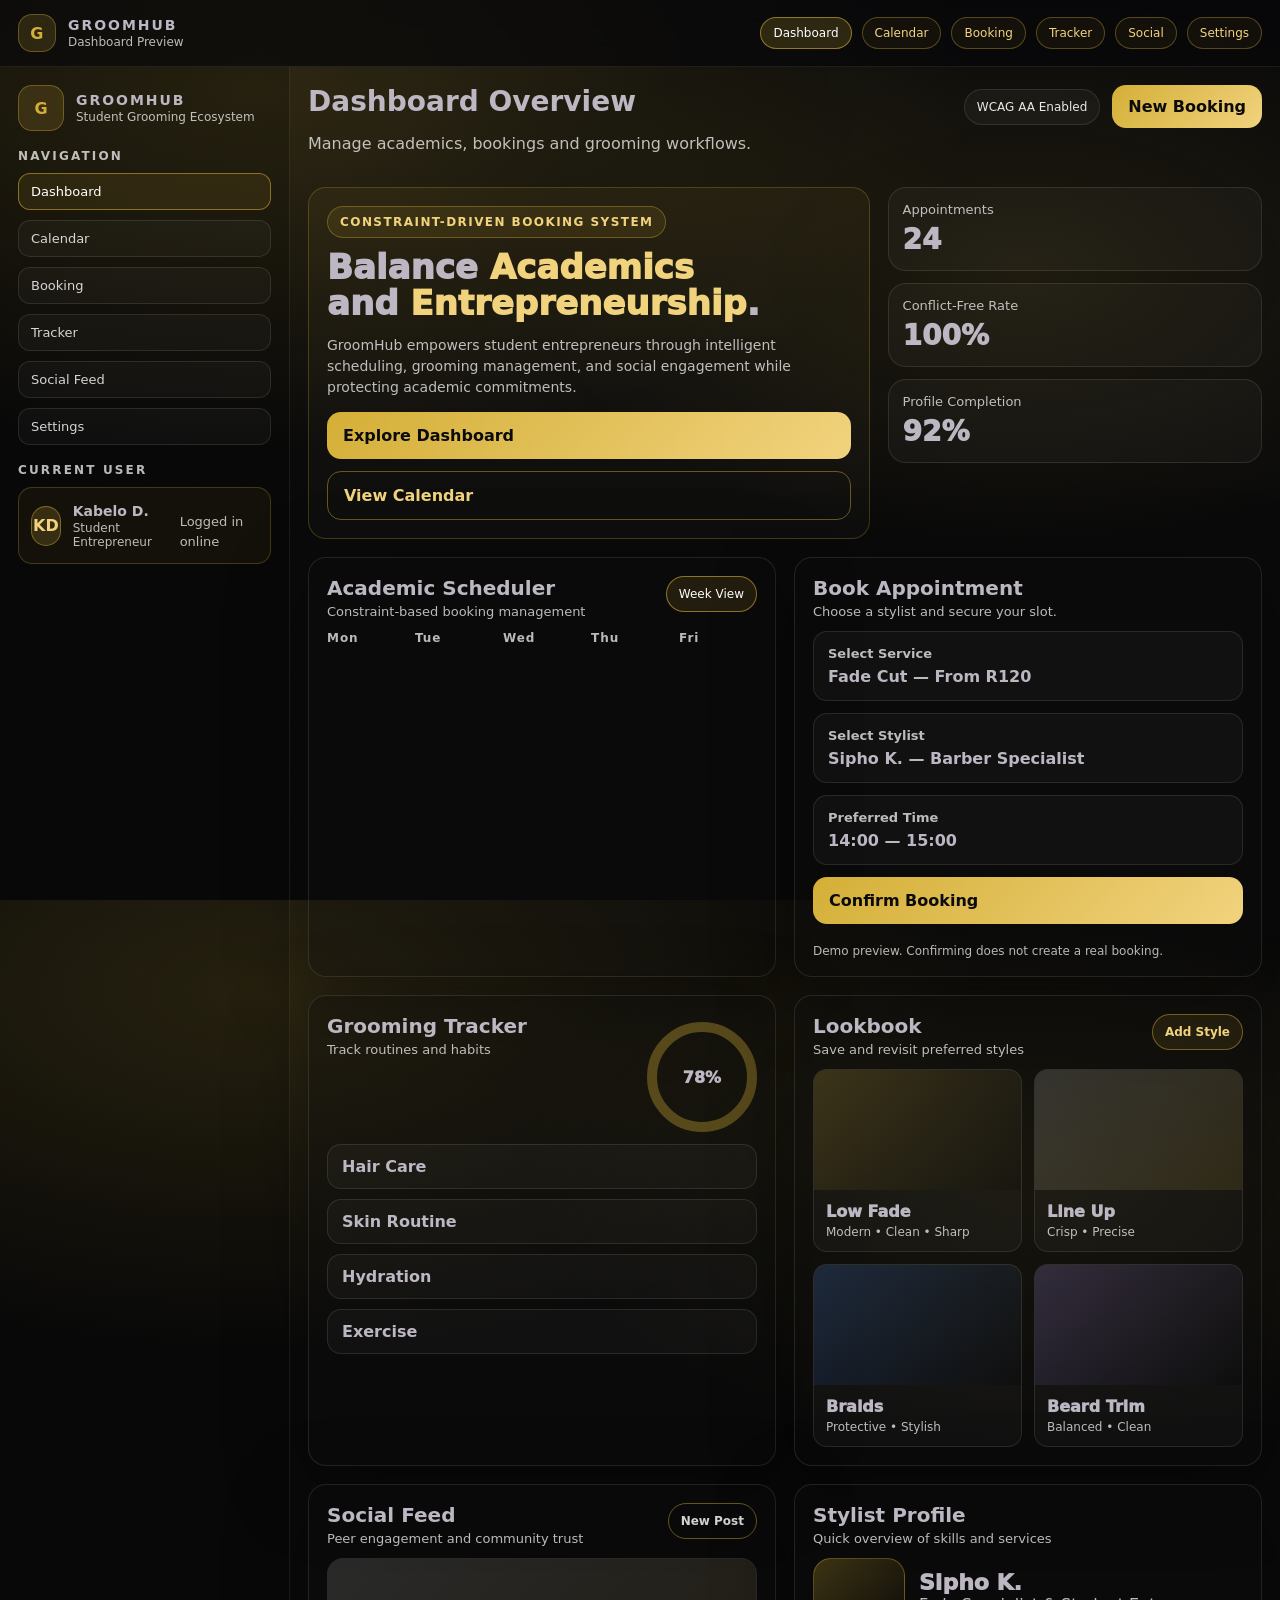
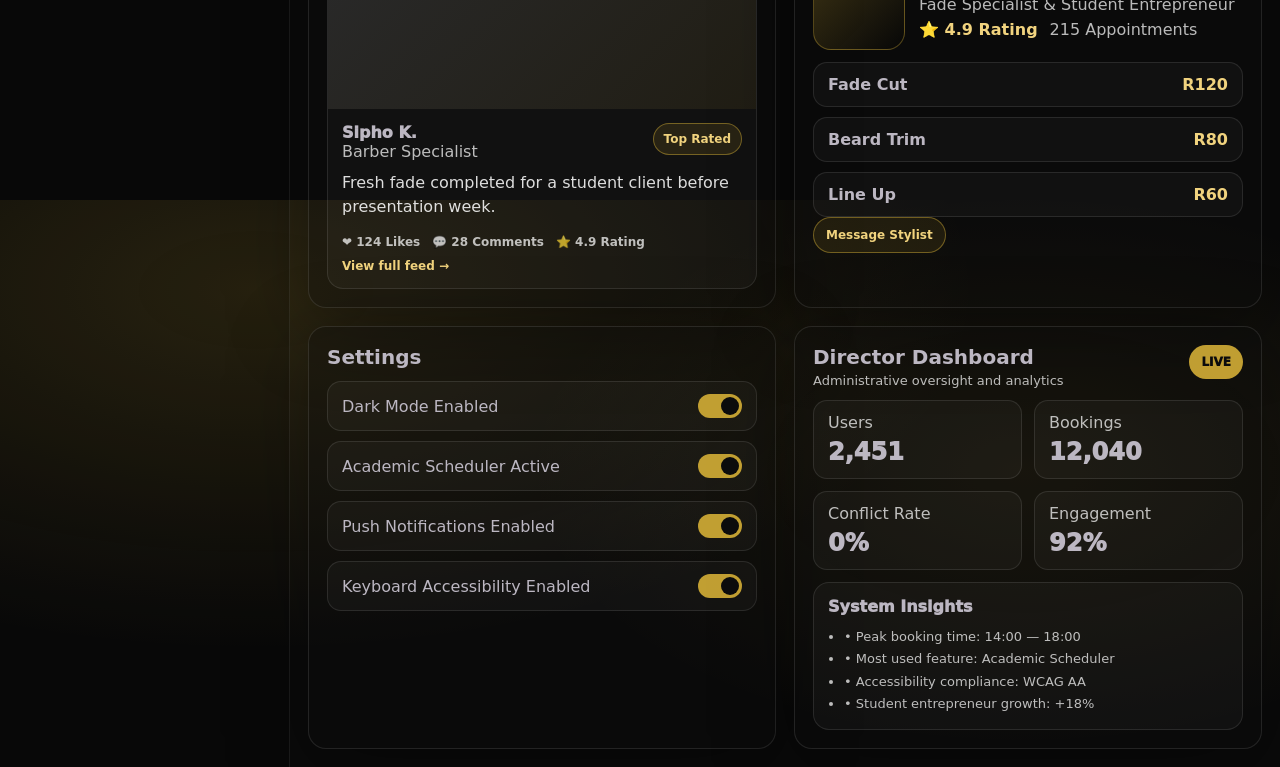
<file: Static Website/dashboard.html>
<!DOCTYPE html>
<html lang="en">
  <head>
    <meta charset="UTF-8" />
    <meta name="viewport" content="width=device-width, initial-scale=1.0" />
    <title>GroomHub — Dashboard</title>
    <link rel="stylesheet" href="./styles.css" />
  </head>
  <body>
    <div class="bg-grid" aria-hidden="true"></div>

    <header class="static-topbar">
      <a class="static-brand" href="./index.html" aria-label="GroomHub home">
        <span class="logo" style="width: 38px; height: 38px">G</span>
        <span>
          <span class="brand-title">GROOMHUB</span>
          <span class="brand-sub">Dashboard Preview</span>
        </span>
      </a>
      <nav class="static-nav" aria-label="Preview navigation">
        <a href="./dashboard.html" class="nav-pill active">Dashboard</a>
        <a href="./calendar.html" class="nav-pill">Calendar</a>
        <a href="./book.html" class="nav-pill">Booking</a>
        <a href="./tracker.html" class="nav-pill">Tracker</a>
        <a href="./social.html" class="nav-pill">Social</a>
        <a href="./settings.html" class="nav-pill">Settings</a>
      </nav>
    </header>

    <main class="static-main">
      <div class="static-sidebar">
        <div class="side-brand">
          <div class="side-logo" aria-hidden="true">G</div>
          <div>
            <div class="side-title">GROOMHUB</div>
            <div class="side-sub">Student Grooming Ecosystem</div>
          </div>
        </div>

        <div class="side-section">
          <div class="side-label">Navigation</div>
          <div class="side-links">
            <a href="./dashboard.html" class="side-link active">Dashboard</a>
            <a href="./calendar.html" class="side-link">Calendar</a>
            <a href="./book.html" class="side-link">Booking</a>
            <a href="./tracker.html" class="side-link">Tracker</a>
            <a href="./social.html" class="side-link">Social Feed</a>
            <a href="./settings.html" class="side-link">Settings</a>
          </div>
        </div>

        <div class="side-section">
          <div class="side-label">Current User</div>
          <div class="user-card">
            <div class="user-avatar" id="currentUserAvatar">KD</div>
            <div class="user-meta">
              <div class="user-name" id="currentUserName">Kabelo D.</div>
              <div class="user-role" id="currentUserRole">
                Student Entrepreneur
              </div>
            </div>
            <div class="mini-note" id="onlineBadge">Logged in online</div>
          </div>
        </div>
      </div>

      <div class="static-content">
        <div class="static-top">
          <div>
            <h1 class="page-title">Dashboard Overview</h1>
            <p class="muted">
              Manage academics, bookings and grooming workflows.
            </p>
          </div>
          <div class="top-actions">
            <div class="badge">WCAG AA Enabled</div>
            <a class="cta" href="./book.html">New Booking</a>
          </div>
        </div>

        <section class="hero">
          <div class="hero-card">
            <div class="hero-pill">CONSTRAINT-DRIVEN BOOKING SYSTEM</div>
            <h2 class="hero-title">
              Balance <span class="gold">Academics</span>
              <br />
              and <span class="gold">Entrepreneurship</span>.
            </h2>
            <p class="hero-muted">
              GroomHub empowers student entrepreneurs through intelligent
              scheduling, grooming management, and social engagement while
              protecting academic commitments.
            </p>
            <div class="hero-buttons">
              <a class="btn" href="./dashboard.html">Explore Dashboard</a>
              <a class="btn secondary" href="./calendar.html">View Calendar</a>
            </div>
          </div>

          <div class="stats">
            <div class="stat-card">
              <div class="stat-label">Appointments</div>
              <div class="stat-value">24</div>
            </div>
            <div class="stat-card">
              <div class="stat-label">Conflict-Free Rate</div>
              <div class="stat-value">100%</div>
            </div>
            <div class="stat-card">
              <div class="stat-label">Profile Completion</div>
              <div class="stat-value">92%</div>
            </div>
          </div>
        </section>

        <section class="grid2">
          <div class="panel">
            <div class="panel-head">
              <div>
                <h3 class="panel-title">Academic Scheduler</h3>
                <div class="panel-sub">Constraint-based booking management</div>
              </div>
              <div class="badge gold">Week View</div>
            </div>
            <div class="calendar-grid">
              <div class="cal-days" role="list" aria-label="Week days">
                <div role="listitem">Mon</div>
                <div role="listitem">Tue</div>
                <div role="listitem">Wed</div>
                <div role="listitem">Thu</div>
                <div role="listitem">Fri</div>
              </div>
              <div class="cal-cells" id="calCells" aria-label="Calendar cells">
                <!-- static cells rendered by script -->
              </div>
            </div>
          </div>

          <div class="panel">
            <h3 class="panel-title">Book Appointment</h3>
            <div class="panel-sub">Choose a stylist and secure your slot.</div>

            <div class="form-rows">
              <div class="row-box">
                <div class="row-label">Select Service</div>
                <div class="row-value">Fade Cut — From R120</div>
              </div>
              <div class="row-box">
                <div class="row-label">Select Stylist</div>
                <div class="row-value">Sipho K. — Barber Specialist</div>
              </div>
              <div class="row-box">
                <div class="row-label">Preferred Time</div>
                <div class="row-value">14:00 — 15:00</div>
              </div>
              <a class="btn" href="./book.html">Confirm Booking</a>
              <div class="tiny-muted">
                Demo preview. Confirming does not create a real booking.
              </div>
            </div>
          </div>
        </section>

        <section class="grid2">
          <div class="panel">
            <div class="panel-head">
              <div>
                <h3 class="panel-title">Grooming Tracker</h3>
                <div class="panel-sub">Track routines and habits</div>
              </div>
              <div class="ring">78%</div>
            </div>
            <div class="tag-list">
              <div class="tag"><span>Hair Care</span></div>
              <div class="tag"><span>Skin Routine</span></div>
              <div class="tag"><span>Hydration</span></div>
              <div class="tag"><span>Exercise</span></div>
            </div>
          </div>

          <div class="panel">
            <div class="panel-head">
              <div>
                <h3 class="panel-title">Lookbook</h3>
                <div class="panel-sub">Save and revisit preferred styles</div>
              </div>
              <a class="small-pill" href="./tracker.html">Add Style</a>
            </div>
            <div class="look-grid">
              <div class="look-card">
                <div class="look-img a"></div>
                <div class="look-meta">
                  <div class="look-title">Low Fade</div>
                  <div class="look-sub">Modern • Clean • Sharp</div>
                </div>
              </div>
              <div class="look-card">
                <div class="look-img b"></div>
                <div class="look-meta">
                  <div class="look-title">Line Up</div>
                  <div class="look-sub">Crisp • Precise</div>
                </div>
              </div>
              <div class="look-card">
                <div class="look-img c"></div>
                <div class="look-meta">
                  <div class="look-title">Braids</div>
                  <div class="look-sub">Protective • Stylish</div>
                </div>
              </div>
              <div class="look-card">
                <div class="look-img d"></div>
                <div class="look-meta">
                  <div class="look-title">Beard Trim</div>
                  <div class="look-sub">Balanced • Clean</div>
                </div>
              </div>
            </div>
          </div>
        </section>

        <section class="grid2">
          <div class="panel">
            <div class="panel-head">
              <div>
                <h3 class="panel-title">Social Feed</h3>
                <div class="panel-sub">Peer engagement and community trust</div>
              </div>
              <a class="small-pill ghost" href="./social.html">New Post</a>
            </div>
            <div class="social-card">
              <div class="social-img"></div>
              <div class="social-body">
                <div class="social-head">
                  <div>
                    <div class="social-name">Sipho K.</div>
                    <div class="muted">Barber Specialist</div>
                  </div>
                  <div class="gold-pill">Top Rated</div>
                </div>
                <p class="social-text">
                  Fresh fade completed for a student client before presentation
                  week.
                </p>
                <div class="social-stats">
                  <span>❤️ 124 Likes</span>
                  <span>💬 28 Comments</span>
                  <span>⭐ 4.9 Rating</span>
                </div>
                <a class="mini-link" href="./social.html">View full feed →</a>
              </div>
            </div>
          </div>

          <div class="panel">
            <h3 class="panel-title">Stylist Profile</h3>
            <div class="panel-sub">Quick overview of skills and services</div>
            <div class="profile">
              <div class="profile-avatar"></div>
              <div>
                <div class="profile-name">Sipho K.</div>
                <div class="muted">Fade Specialist & Student Entrepreneur</div>
                <div class="profile-kpis">
                  <span class="gold-text">⭐ 4.9 Rating</span>
                  <span class="muted">215 Appointments</span>
                </div>
              </div>
            </div>
            <div class="service-list">
              <div class="service">
                <span>Fade Cut</span><span class="gold">R120</span>
              </div>
              <div class="service">
                <span>Beard Trim</span><span class="gold">R80</span>
              </div>
              <div class="service">
                <span>Line Up</span><span class="gold">R60</span>
              </div>
            </div>
            <a class="small-pill" href="./social.html">Message Stylist</a>
          </div>
        </section>

        <section class="grid2">
          <div class="panel">
            <h3 class="panel-title">Settings</h3>
            <div class="form-rows compact">
              <div class="toggle-row">
                <span>Dark Mode Enabled</span
                ><span class="switch-on" aria-hidden="true"></span>
              </div>
              <div class="toggle-row">
                <span>Academic Scheduler Active</span
                ><span class="switch-on" aria-hidden="true"></span>
              </div>
              <div class="toggle-row">
                <span>Push Notifications Enabled</span
                ><span class="switch-on" aria-hidden="true"></span>
              </div>
              <div class="toggle-row">
                <span>Keyboard Accessibility Enabled</span
                ><span class="switch-on" aria-hidden="true"></span>
              </div>
            </div>
          </div>

          <div class="panel">
            <div class="panel-head">
              <div>
                <h3 class="panel-title">Director Dashboard</h3>
                <div class="panel-sub">
                  Administrative oversight and analytics
                </div>
              </div>
              <div class="live">LIVE</div>
            </div>
            <div class="kpi-grid">
              <div class="kpi">
                <div class="muted">Users</div>
                <div class="kpi-value">2,451</div>
              </div>
              <div class="kpi">
                <div class="muted">Bookings</div>
                <div class="kpi-value">12,040</div>
              </div>
              <div class="kpi">
                <div class="muted">Conflict Rate</div>
                <div class="kpi-value">0%</div>
              </div>
              <div class="kpi">
                <div class="muted">Engagement</div>
                <div class="kpi-value">92%</div>
              </div>
            </div>
            <div class="insights">
              <div class="ins-title">System Insights</div>
              <ul class="ins-list">
                <li>• Peak booking time: 14:00 — 18:00</li>
                <li>• Most used feature: Academic Scheduler</li>
                <li>• Accessibility compliance: WCAG AA</li>
                <li>• Student entrepreneur growth: +18%</li>
              </ul>
            </div>
          </div>
        </section>
      </div>
    </main>
  </body>
</html>
</file>
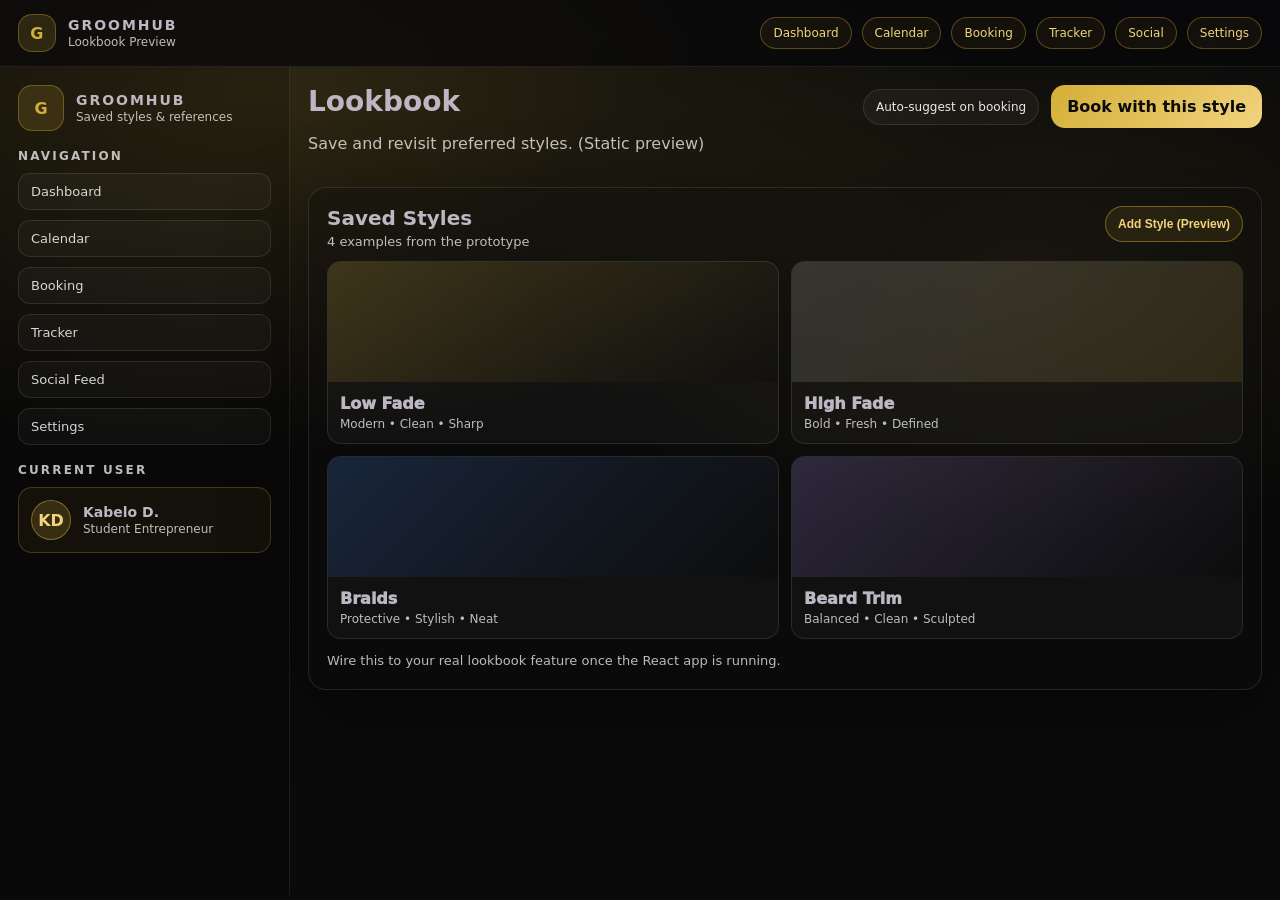
<file: Static Website/lookbook.html>
<!doctype html>
<html lang="en">
  <head>
    <meta charset="UTF-8" />
    <meta name="viewport" content="width=device-width, initial-scale=1.0" />
    <title>GroomHub — Lookbook Preview</title>
    <link rel="stylesheet" href="./styles.css" />
  </head>
  <body>
    <div class="bg-grid" aria-hidden="true"></div>

    <header class="static-topbar">
      <a class="static-brand" href="./index.html">
        <span class="logo" style="width:38px;height:38px;">G</span>
        <span>
          <span class="brand-title">GROOMHUB</span>
          <span class="brand-sub">Lookbook Preview</span>
        </span>
      </a>
      <nav class="static-nav">
        <a href="./dashboard.html" class="nav-pill">Dashboard</a>
        <a href="./calendar.html" class="nav-pill">Calendar</a>
        <a href="./book.html" class="nav-pill">Booking</a>
        <a href="./tracker.html" class="nav-pill">Tracker</a>
        <a href="./social.html" class="nav-pill">Social</a>
        <a href="./settings.html" class="nav-pill">Settings</a>
      </nav>
    </header>

    <main class="static-main">
      <div class="static-sidebar">
        <div class="side-brand">
          <div class="side-logo">G</div>
          <div>
            <div class="side-title">GROOMHUB</div>
            <div class="side-sub">Saved styles & references</div>
          </div>
        </div>
        <div class="side-section">
          <div class="side-label">Navigation</div>
          <div class="side-links">
            <a href="./dashboard.html" class="side-link">Dashboard</a>
            <a href="./calendar.html" class="side-link">Calendar</a>
            <a href="./book.html" class="side-link">Booking</a>
            <a href="./tracker.html" class="side-link">Tracker</a>
            <a href="./social.html" class="side-link">Social Feed</a>
            <a href="./settings.html" class="side-link">Settings</a>
          </div>
        </div>
        <div class="side-section">
          <div class="side-label">Current User</div>
          <div class="user-card">
            <div class="user-avatar">KD</div>
            <div class="user-meta">
              <div class="user-name">Kabelo D.</div>
              <div class="user-role">Student Entrepreneur</div>
            </div>
          </div>
        </div>
      </div>

      <div class="static-content">
        <div class="static-top">
          <div>
            <h1 class="page-title">Lookbook</h1>
            <p class="muted">Save and revisit preferred styles. (Static preview)</p>
          </div>
          <div class="top-actions">
            <div class="badge">Auto-suggest on booking</div>
            <a class="cta" href="./book.html">Book with this style</a>
          </div>
        </div>

        <section class="panel">
          <div class="panel-head">
            <div>
              <h3 class="panel-title">Saved Styles</h3>
              <div class="panel-sub">4 examples from the prototype</div>
            </div>
            <button class="small-pill" type="button" disabled>Add Style (Preview)</button>
          </div>

          <div class="look-grid">
            <div class="look-card"><div class="look-img a"></div><div class="look-meta"><div class="look-title">Low Fade</div><div class="look-sub">Modern • Clean • Sharp</div></div></div>
            <div class="look-card"><div class="look-img b"></div><div class="look-meta"><div class="look-title">High Fade</div><div class="look-sub">Bold • Fresh • Defined</div></div></div>
            <div class="look-card"><div class="look-img c"></div><div class="look-meta"><div class="look-title">Braids</div><div class="look-sub">Protective • Stylish • Neat</div></div></div>
            <div class="look-card"><div class="look-img d"></div><div class="look-meta"><div class="look-title">Beard Trim</div><div class="look-sub">Balanced • Clean • Sculpted</div></div></div>
          </div>

          <div class="mini-note">Wire this to your real lookbook feature once the React app is running.</div>
        </section>
      </div>
    </main>
  </body>
</html>
</file>
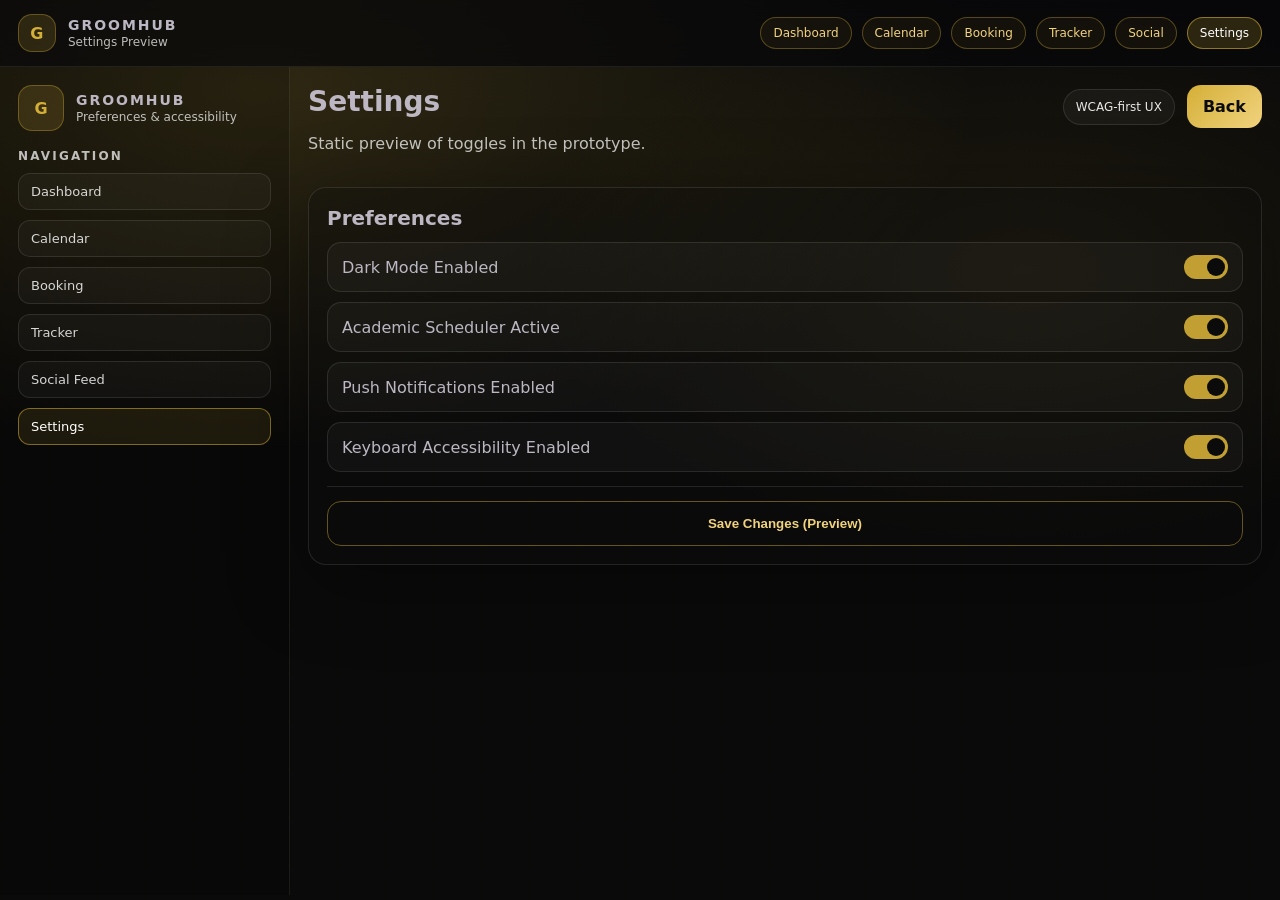
<file: Static Website/settings.html>
<!doctype html>
<html lang="en">
  <head>
    <meta charset="UTF-8" />
    <meta name="viewport" content="width=device-width, initial-scale=1.0" />
    <title>GroomHub — Settings Preview</title>
    <link rel="stylesheet" href="./styles.css" />
  </head>
  <body>
    <div class="bg-grid" aria-hidden="true"></div>

    <header class="static-topbar">
      <a class="static-brand" href="./index.html">
        <span class="logo" style="width:38px;height:38px;">G</span>
        <span>
          <span class="brand-title">GROOMHUB</span>
          <span class="brand-sub">Settings Preview</span>
        </span>
      </a>
      <nav class="static-nav">
        <a href="./dashboard.html" class="nav-pill">Dashboard</a>
        <a href="./calendar.html" class="nav-pill">Calendar</a>
        <a href="./book.html" class="nav-pill">Booking</a>
        <a href="./tracker.html" class="nav-pill">Tracker</a>
        <a href="./social.html" class="nav-pill">Social</a>
        <a href="./settings.html" class="nav-pill active">Settings</a>
      </nav>
    </header>

    <main class="static-main">
      <div class="static-sidebar">
        <div class="side-brand">
          <div class="side-logo">G</div>
          <div>
            <div class="side-title">GROOMHUB</div>
            <div class="side-sub">Preferences & accessibility</div>
          </div>
        </div>
        <div class="side-section">
          <div class="side-label">Navigation</div>
          <div class="side-links">
            <a href="./dashboard.html" class="side-link">Dashboard</a>
            <a href="./calendar.html" class="side-link">Calendar</a>
            <a href="./book.html" class="side-link">Booking</a>
            <a href="./tracker.html" class="side-link">Tracker</a>
            <a href="./social.html" class="side-link">Social Feed</a>
            <a href="./settings.html" class="side-link active">Settings</a>
          </div>
        </div>
      </div>

      <div class="static-content">
        <div class="static-top">
          <div>
            <h1 class="page-title">Settings</h1>
            <p class="muted">Static preview of toggles in the prototype.</p>
          </div>
          <div class="top-actions">
            <div class="badge">WCAG-first UX</div>
            <a class="cta" href="./dashboard.html">Back</a>
          </div>
        </div>

        <section class="panel">
          <h3 class="panel-title">Preferences</h3>
          <div class="form-rows compact">
            <div class="toggle-row"><span>Dark Mode Enabled</span><span class="switch-on" aria-hidden="true"></span></div>
            <div class="toggle-row"><span>Academic Scheduler Active</span><span class="switch-on" aria-hidden="true"></span></div>
            <div class="toggle-row"><span>Push Notifications Enabled</span><span class="switch-on" aria-hidden="true"></span></div>
            <div class="toggle-row"><span>Keyboard Accessibility Enabled</span><span class="switch-on" aria-hidden="true"></span></div>
          </div>
          <div class="divider"></div>
          <button class="btn secondary" type="button" disabled>Save Changes (Preview)</button>
        </section>
      </div>
    </main>
  </body>
</html>
</file>
<file: styles.css>
:root {
  /* GroomHub-v2 inspired luxury black + gold theme */
  --bg: #0a0a0a;
  --panel: #111111;
  --panel2: #0f0f0f;
  --text: #bcb7c2;
  --text-h: #d4af37;
  --muted: rgba(255, 255, 255, 0.72);
  --border: rgba(255, 255, 255, 0.12);

  /* keep legacy names used throughout this CSS */
  --gold: #d4af37;
  --gold2: #f1d37e;
  --accent: #d4af37;
  --accent-border: rgba(212, 175, 55, 0.5);

  --shadow: 0 30px 120px rgba(0, 0, 0, 0.65);
}

* {
  box-sizing: border-box;
}
html,
body {
  height: 100%;
}
body {
  margin: 0;
  font-family: system-ui, -apple-system, Segoe UI, Roboto, Helvetica, Arial,
    sans-serif;
  color: var(--text);
  background: radial-gradient(
      1200px 600px at 20% 10%,
      rgba(212, 175, 55, 0.18),
      transparent 60%
    ),
    radial-gradient(
      900px 500px at 80% 30%,
      rgba(212, 175, 55, 0.1),
      transparent 55%
    ),
    var(--bg);
}

.bg-grid {
  position: fixed;
  inset: 0;
  background-image: linear-gradient(
      rgba(212, 175, 55, 0.08) 1px,
      transparent 1px
    ),
    linear-gradient(90deg, rgba(212, 175, 55, 0.08) 1px, transparent 1px);
  background-size: 48px 48px;
  opacity: 0.12;
  pointer-events: none;
}

.page {
  min-height: 100%;
  display: flex;
  align-items: center;
  justify-content: center;
  padding: 28px 16px;
}

.card {
  width: 100%;
  max-width: 980px;
  display: grid;
  grid-template-columns: 1.05fr 0.95fr;
  gap: 18px;
  background: linear-gradient(
    180deg,
    rgba(255, 255, 255, 0.06),
    rgba(255, 255, 255, 0.02)
  );
  border: 1px solid var(--border);
  border-radius: 18px;
  padding: 26px;
  box-shadow: var(--shadow);
}

@media (max-width: 840px) {
  .card {
    grid-template-columns: 1fr;
  }
}

.brand {
  display: flex;
  gap: 12px;
  align-items: center;
}

.logo {
  width: 46px;
  height: 46px;
  border-radius: 14px;
  background: rgba(212, 175, 55, 0.16);
  border: 1px solid rgba(212, 175, 55, 0.35);
  display: flex;
  align-items: center;
  justify-content: center;
  color: var(--gold);
  font-weight: 800;
  letter-spacing: 0.02em;
}

.brand-text h1 {
  margin: 0;
  font-size: 20px;
  letter-spacing: 0.12em;
}

.brand-text p {
  margin: 2px 0 0;
  font-size: 12px;
  color: var(--muted);
}

.hero {
  margin-top: 18px;
}

.pill {
  display: inline-flex;
  align-items: center;
  border: 1px solid rgba(212, 175, 55, 0.35);
  background: rgba(212, 175, 55, 0.08);
  padding: 8px 18px; /* widen containment pill */
  border-radius: 999px;
  color: var(--gold2);
  font-size: 12px;
  letter-spacing: 0.02em;
  font-weight: 600;
  white-space: nowrap;
}


h2 {
  margin: 14px 0 10px;
  font-size: 30px;
  line-height: 1.1;
  font-weight: 900;
}

.muted {
  color: var(--muted);
}

/* Shared heading helpers used across pages (e.g., Marketplace) */
.section-title {
  font-weight: 950;
  font-size: 16px;
  margin: 0 0 6px;
}

.form {
  margin-top: 16px;
  display: flex;
  flex-direction: column;
  gap: 12px;
}

.field {
  display: flex;
  flex-direction: column;
  gap: 8px;
}
.label {
  font-size: 13px;
  color: var(--muted);
  font-weight: 600;
}

input {
  width: 100%;
  padding: 14px 14px;
  border-radius: 12px;
  border: 1px solid rgba(255, 255, 255, 0.12);
  background: rgba(0, 0, 0, 0.25);
  color: var(--text);
  outline: none;
}

input:focus {
  border-color: rgba(212, 175, 55, 0.55);
  box-shadow: 0 0 0 4px rgba(212, 175, 55, 0.15);
}

select {
  width: 100%;
  padding: 14px 14px;
  border-radius: 12px;
  border: 1px solid rgba(255, 255, 255, 0.12);
  background: rgba(0, 0, 0, 0.25);
  color: var(--text);
  outline: none;
}

select:focus {
  border-color: rgba(212, 175, 55, 0.55);
  box-shadow: 0 0 0 4px rgba(212, 175, 55, 0.15);
}

.row {
  display: flex;
  align-items: center;
  justify-content: space-between;
  gap: 12px;
}

.check {
  display: flex;
  align-items: center;
  gap: 10px;
  font-size: 13px;
  color: var(--muted);
}

.check input {
  width: 16px;
  height: 16px;
}

.link {
  font-size: 13px;
  color: var(--gold2);
  text-decoration: none;
}
.link:hover {
  text-decoration: underline;
}

.btn {
  width: 100%;
  border: none;
  border-radius: 12px;
  padding: 14px 16px;
  color: #0b0b0c;
  background: linear-gradient(135deg, var(--gold) 0%, #f1d37e 100%);
  font-weight: 800;
  cursor: pointer;
}

.btn:hover {
  filter: brightness(0.98);
}

.btn.secondary {
  background: transparent;
  border: 1px solid rgba(212, 175, 55, 0.45);
  color: var(--gold2);
  text-decoration: none;
  display: inline-flex;
  justify-content: center;
}

.actions {
  display: flex;
  gap: 12px;
  flex-wrap: wrap;
  margin-top: 18px;
}
.btn.ghost {
  background: transparent;
  border: 1px solid rgba(255, 255, 255, 0.12);
  color: var(--text);
  text-decoration: none;
  display: inline-flex;
  justify-content: center;
}

.hint {
  min-height: 18px;
  font-size: 13px;
  color: var(--gold2);
}

.divider {
  height: 1px;
  background: rgba(255, 255, 255, 0.1);
  margin: 14px 0;
}

.foot {
  display: flex;
  align-items: center;
  justify-content: space-between;
  gap: 12px;
  font-size: 12px;
  color: var(--muted);
  margin-top: 16px;
}

/* ===== Static app preview components (dashboard/calendar/etc) ===== */

/* Calendar legend helpers (used by calendar.html) */
.legend {
  display: flex;
  flex-wrap: wrap;
  gap: 12px;
  align-items: center;
  margin-top: 6px;
  color: var(--muted);
}
.legend-item {
  display: inline-flex;
  align-items: center;
  gap: 8px;
  font-size: 12px;
  font-weight: 900;
}
.dot {
  width: 10px;
  height: 10px;
  border-radius: 999px;
  border: 1px solid rgba(255, 255, 255, 0.18);
  background: rgba(255, 255, 255, 0.06);
}
.dot.available {
  background: rgba(255, 255, 255, 0.06);
  border-color: rgba(255, 255, 255, 0.16);
}
.dot.booked {
  background: rgba(241, 211, 126, 0.96);
  border-color: rgba(241, 211, 126, 0.75);
}
.dot.blocked {
  background: rgba(255, 255, 255, 0.06);
  border-color: rgba(255, 255, 255, 0.1);
  opacity: 0.55;
}

.static-topbar {
  position: sticky;
  top: 0;
  z-index: 10;
  backdrop-filter: blur(12px);
  background: rgba(8, 8, 10, 0.72);
  border-bottom: 1px solid rgba(255, 255, 255, 0.08);
  padding: 14px 18px;
  display: flex;
  align-items: center;
  justify-content: space-between;
  gap: 16px;
}
.static-brand {
  display: flex;
  align-items: center;
  gap: 12px;
  text-decoration: none;
  color: inherit;
}
.brand-title {
  display: block;
  font-weight: 900;
  letter-spacing: 0.14em;
  font-size: 14px;
}
.brand-sub {
  display: block;
  color: var(--muted);
  font-size: 12px;
  margin-top: 2px;
}
.static-nav {
  display: flex;
  flex-wrap: wrap;
  gap: 10px;
  justify-content: flex-end;
}
.nav-pill {
  text-decoration: none;
  border: 1px solid rgba(212, 175, 55, 0.35);
  color: var(--gold2);
  padding: 8px 12px;
  border-radius: 999px;
  font-size: 12px;
  background: rgba(212, 175, 55, 0.06);
  transition: transform 140ms ease, background 140ms ease,
    border-color 140ms ease;
}

.nav-pill:hover {
  transform: translateY(-1px);
  background: rgba(212, 175, 55, 0.12);
  border-color: rgba(212, 175, 55, 0.6);
}

.nav-pill.active {
  background: rgba(212, 175, 55, 0.18);
  border-color: rgba(212, 175, 55, 0.6);
  color: #fff;
}

.static-main {
  display: flex;
  min-height: calc(100vh - 72px);
}
.static-sidebar {
  width: 290px;
  border-right: 1px solid rgba(255, 255, 255, 0.08);
  padding: 18px;
  background: rgba(0, 0, 0, 0.18);
}
@media (max-width: 980px) {
  .static-main {
    flex-direction: column;
  }
  .static-sidebar {
    width: 100%;
    border-right: none;
    border-bottom: 1px solid rgba(255, 255, 255, 0.08);
  }
}

.side-brand {
  display: flex;
  align-items: center;
  gap: 12px;
  margin-bottom: 18px;
}
.side-logo {
  width: 46px;
  height: 46px;
  border-radius: 14px;
  background: rgba(212, 175, 55, 0.16);
  border: 1px solid rgba(212, 175, 55, 0.35);
  display: flex;
  align-items: center;
  justify-content: center;
  font-weight: 900;
  color: var(--gold);
}
.side-title {
  font-weight: 900;
  letter-spacing: 0.14em;
  font-size: 14px;
}
.side-sub {
  color: var(--muted);
  font-size: 12px;
  margin-top: 2px;
}

.side-section {
  margin-top: 18px;
}
.side-label {
  font-size: 12px;
  color: var(--muted);
  text-transform: uppercase;
  letter-spacing: 0.18em;
  font-weight: 700;
  margin-bottom: 10px;
}
.side-links {
  display: flex;
  flex-direction: column;
  gap: 10px;
}
.side-link {
  text-decoration: none;
  padding: 10px 12px;
  border-radius: 12px;
  border: 1px solid rgba(255, 255, 255, 0.1);
  color: rgba(255, 255, 255, 0.82);
  background: rgba(255, 255, 255, 0.03);
  font-size: 13px;
}
.side-link.active {
  border-color: rgba(212, 175, 55, 0.55);
  background: rgba(212, 175, 55, 0.1);
  color: #fff;
}

.user-card {
  border: 1px solid rgba(212, 175, 55, 0.25);
  background: rgba(212, 175, 55, 0.06);
  border-radius: 14px;
  padding: 12px;
  display: flex;
  align-items: center;
  gap: 12px;
}
.user-avatar {
  width: 40px;
  height: 40px;
  border-radius: 999px;
  background: rgba(212, 175, 55, 0.18);
  border: 1px solid rgba(212, 175, 55, 0.45);
  display: flex;
  align-items: center;
  justify-content: center;
  font-weight: 900;
  color: var(--gold2);
}
.user-meta {
  min-width: 0;
}
.user-name {
  font-weight: 800;
  font-size: 14px;
}
.user-role {
  color: var(--muted);
  font-size: 12px;
  margin-top: 2px;
}

.static-content {
  flex: 1;
  padding: 18px;
}
.static-top {
  display: flex;
  align-items: flex-start;
  justify-content: space-between;
  gap: 16px;
  margin-bottom: 18px;
}
.page-title {
  margin: 0;
  font-size: 28px;
  font-weight: 900;
}
.muted {
  color: var(--muted);
}
.top-actions {
  display: flex;
  align-items: center;
  gap: 12px;
  flex-wrap: wrap;
}
.badge {
  border: 1px solid rgba(255, 255, 255, 0.1);
  background: rgba(255, 255, 255, 0.04);
  padding: 10px 12px;
  border-radius: 999px;
  font-size: 12px;
  color: rgba(255, 255, 255, 0.9);
}
.badge.gold {
  border-color: rgba(212, 175, 55, 0.6);
  background: rgba(212, 175, 55, 0.12);
  color: #fff;
}
.cta {
  display: inline-block;
  text-decoration: none;
  background: linear-gradient(135deg, var(--gold) 0%, #f1d37e 100%);
  color: #0b0b0c;
  font-weight: 900;
  padding: 12px 16px;
  border-radius: 14px;
}

.hero {
  display: grid;
  grid-template-columns: 1.2fr 0.8fr;
  gap: 18px;
}
@media (max-width: 1100px) {
  .hero {
    grid-template-columns: 1fr;
  }
}

.panel {
  border: 1px solid rgba(255, 255, 255, 0.1);
  background: rgba(12, 12, 14, 0.35);
  border-radius: 18px;
  padding: 18px;
  box-shadow: 0 18px 80px rgba(0, 0, 0, 0.35);
}
.panel-head {
  display: flex;
  align-items: flex-start;
  justify-content: space-between;
  gap: 12px;
  margin-bottom: 12px;
}
.panel-title {
  margin: 0;
  font-size: 20px;
  font-weight: 900;
}
.panel-sub {
  color: var(--muted);
  font-size: 13px;
  margin-top: 4px;
}

.hero-card {
  border: 1px solid rgba(212, 175, 55, 0.25);
  background: linear-gradient(
    180deg,
    rgba(212, 175, 55, 0.06),
    rgba(255, 255, 255, 0.02)
  );
  border-radius: 18px;
  padding: 18px;
}
.hero-pill {
  display: inline-flex;
  padding: 8px 12px;
  border-radius: 999px;
  background: rgba(212, 175, 55, 0.1);
  border: 1px solid rgba(212, 175, 55, 0.35);
  color: var(--gold2);
  font-size: 12px;
  font-weight: 800;
  letter-spacing: 0.12em;
}
.hero-title {
  margin: 12px 0 10px;
  font-size: 34px;
  font-weight: 950;
  line-height: 1.05;
}
.gold {
  color: var(--gold2);
}
.hero-muted {
  color: var(--muted);
  font-size: 14px;
  line-height: 1.5;
  max-width: 62ch;
}
.hero-buttons {
  display: flex;
  gap: 12px;
  flex-wrap: wrap;
  margin-top: 14px;
}
.btn.secondary {
  background: transparent;
  border: 1px solid rgba(212, 175, 55, 0.45);
  color: var(--gold2);
  text-decoration: none;
  display: inline-block;
  padding: 14px 16px;
  border-radius: 14px;
  font-weight: 900;
}
.btn {
  display: inline-block;
  padding: 14px 16px;
  border-radius: 14px;
  background: linear-gradient(135deg, var(--gold) 0%, #f1d37e 100%);
  color: #0b0b0c;
  font-weight: 900;
  text-decoration: none;
}

.stats {
  display: flex;
  flex-direction: column;
  gap: 12px;
}
.stat-card {
  border: 1px solid rgba(255, 255, 255, 0.1);
  background: rgba(255, 255, 255, 0.03);
  border-radius: 18px;
  padding: 14px;
}
.stat-label {
  color: var(--muted);
  font-size: 13px;
}
.stat-value {
  font-size: 28px;
  font-weight: 950;
  margin-top: 6px;
}

.grid2 {
  display: grid;
  grid-template-columns: 1fr 1fr;
  gap: 18px;
  margin-top: 18px;
}
@media (max-width: 1100px) {
  .grid2 {
    grid-template-columns: 1fr;
  }
}

.calendar-wrap {
  margin-top: 12px;
}
.cal-days {
  display: grid;
  grid-template-columns: repeat(5, 1fr);
  gap: 10px;
  color: var(--muted);
  font-weight: 800;
  font-size: 12px;
  letter-spacing: 0.08em;
  margin-bottom: 10px;
}
.cal-grid {
  display: grid;
  grid-template-columns: repeat(5, 1fr);
  gap: 10px;
}
.calendar-grid {
  margin-top: 12px;
}
.cal-cells {
  display: grid;
  grid-template-columns: repeat(5, 1fr);
  gap: 10px;
}
.cal-cell {
  min-height: 64px;
  border-radius: 14px;
  border: 1px solid rgba(255, 255, 255, 0.1);
  display: flex;
  align-items: center;
  justify-content: center;
  font-weight: 900;
  font-size: 12px;
  color: rgba(255, 255, 255, 0.85);
}
.cal-cell.available {
  background: rgba(255, 255, 255, 0.02);
  border-color: rgba(255, 255, 255, 0.12);
}
.cal-cell.booked {
  background: rgba(241, 211, 126, 0.96);
  color: #0b0b0c;
  border-color: rgba(241, 211, 126, 0.7);
}
.cal-cell.blocked {
  background: rgba(255, 255, 255, 0.06);
  color: rgba(255, 255, 255, 0.45);
  border-color: rgba(255, 255, 255, 0.1);
}

.form-rows {
  display: flex;
  flex-direction: column;
  gap: 12px;
  margin-top: 12px;
}
.form-rows.compact {
  gap: 10px;
}
.row-box {
  border: 1px solid rgba(255, 255, 255, 0.1);
  background: rgba(255, 255, 255, 0.03);
  border-radius: 14px;
  padding: 14px;
}
.row-label {
  color: var(--muted);
  font-size: 13px;
  font-weight: 800;
}
.row-value {
  margin-top: 6px;
  font-weight: 900;
}
.tiny-muted {
  font-size: 12px;
  color: var(--muted);
  margin-top: 8px;
}

.tag-list {
  display: grid;
  grid-template-columns: 1fr;
  gap: 10px;
  margin-top: 12px;
}
.tag {
  border: 1px solid rgba(255, 255, 255, 0.1);
  background: rgba(255, 255, 255, 0.03);
  border-radius: 14px;
  padding: 12px 14px;
  font-weight: 800;
}

.ring {
  width: 110px;
  height: 110px;
  border-radius: 999px;
  border: 10px solid rgba(212, 175, 55, 0.35);
  display: flex;
  align-items: center;
  justify-content: center;
  font-weight: 950;
  margin-top: 8px;
}

.small-pill {
  text-decoration: none;
  display: inline-block;
  padding: 10px 12px;
  border-radius: 999px;
  border: 1px solid rgba(212, 175, 55, 0.45);
  background: rgba(212, 175, 55, 0.1);
  color: var(--gold2);
  font-size: 12px;
  font-weight: 900;
}
.small-pill.ghost {
  background: transparent;
  color: rgba(255, 255, 255, 0.82);
}
.gold-pill {
  border: 1px solid rgba(212, 175, 55, 0.45);
  background: rgba(212, 175, 55, 0.12);
  padding: 8px 10px;
  border-radius: 999px;
  color: var(--gold2);
  font-weight: 900;
  font-size: 12px;
}

.look-grid {
  display: grid;
  grid-template-columns: repeat(2, 1fr);
  gap: 12px;
  margin-top: 12px;
}
.look-card {
  border: 1px solid rgba(255, 255, 255, 0.1);
  background: rgba(255, 255, 255, 0.03);
  border-radius: 14px;
  overflow: hidden;
}
.look-img {
  height: 120px;
  background: linear-gradient(
    135deg,
    rgba(255, 255, 255, 0.1),
    rgba(212, 175, 55, 0.1)
  );
}
.look-img.a {
  background: linear-gradient(
    135deg,
    rgba(212, 175, 55, 0.18),
    rgba(0, 0, 0, 0.2)
  );
}
.look-img.b {
  background: linear-gradient(
    135deg,
    rgba(255, 255, 255, 0.12),
    rgba(212, 175, 55, 0.12)
  );
}
.look-img.c {
  background: linear-gradient(
    135deg,
    rgba(59, 130, 246, 0.18),
    rgba(0, 0, 0, 0.25)
  );
}
.look-img.d {
  background: linear-gradient(
    135deg,
    rgba(167, 139, 250, 0.18),
    rgba(0, 0, 0, 0.25)
  );
}
.look-meta {
  padding: 12px;
}
.look-title {
  font-weight: 950;
}
.look-sub {
  color: var(--muted);
  font-size: 12px;
  margin-top: 4px;
}

.social-card {
  border: 1px solid rgba(255, 255, 255, 0.1);
  background: rgba(255, 255, 255, 0.03);
  border-radius: 16px;
  overflow: hidden;
  margin-top: 12px;
}
.social-img {
  height: 150px;
  background: linear-gradient(
    135deg,
    rgba(255, 255, 255, 0.1),
    rgba(212, 175, 55, 0.08)
  );
}
.social-body {
  padding: 14px;
}
.social-head {
  display: flex;
  align-items: flex-start;
  justify-content: space-between;
  gap: 12px;
}
.social-name {
  font-weight: 950;
}
.social-text {
  color: rgba(255, 255, 255, 0.86);
  margin-top: 10px;
  line-height: 1.5;
}
.social-stats {
  display: flex;
  flex-wrap: wrap;
  gap: 12px;
  margin-top: 12px;
  color: var(--muted);
  font-size: 12px;
  font-weight: 800;
}
.mini-link {
  display: inline-block;
  margin-top: 10px;
  color: var(--gold2);
  font-weight: 900;
  text-decoration: none;
  font-size: 12px;
}

.profile {
  display: flex;
  gap: 14px;
  align-items: center;
  margin-top: 12px;
}
.profile-avatar {
  width: 92px;
  height: 92px;
  border-radius: 18px;
  background: linear-gradient(
    135deg,
    rgba(212, 175, 55, 0.26),
    rgba(0, 0, 0, 0.2)
  );
  border: 1px solid rgba(212, 175, 55, 0.35);
}
.profile-name {
  font-weight: 950;
  font-size: 22px;
}
.profile-kpis {
  display: flex;
  gap: 12px;
  margin-top: 6px;
  align-items: center;
  flex-wrap: wrap;
}
.gold-text {
  color: var(--gold2);
  font-weight: 900;
}

.service-list {
  margin-top: 12px;
  display: flex;
  flex-direction: column;
  gap: 10px;
}
.service {
  border: 1px solid rgba(255, 255, 255, 0.1);
  background: rgba(255, 255, 255, 0.03);
  border-radius: 14px;
  padding: 12px 14px;
  display: flex;
  justify-content: space-between;
  font-weight: 900;
}

.toggle-row {
  display: flex;
  justify-content: space-between;
  align-items: center;
  gap: 12px;
  border: 1px solid rgba(255, 255, 255, 0.1);
  background: rgba(255, 255, 255, 0.03);
  padding: 12px 14px;
  border-radius: 14px;
}
.switch-on {
  width: 44px;
  height: 24px;
  border-radius: 999px;
  background: rgba(212, 175, 55, 0.9);
  position: relative;
}
.switch-on::after {
  content: "";
  position: absolute;
  top: 3px;
  right: 3px;
  width: 18px;
  height: 18px;
  border-radius: 999px;
  background: #0b0b0c;
}

.live {
  padding: 10px 12px;
  border-radius: 999px;
  font-size: 12px;
  font-weight: 950;
  background: rgba(212, 175, 55, 0.9);
  color: #0b0b0c;
}
.kpi-grid {
  display: grid;
  grid-template-columns: repeat(2, 1fr);
  gap: 12px;
  margin-top: 12px;
}
.kpi {
  border: 1px solid rgba(255, 255, 255, 0.1);
  background: rgba(255, 255, 255, 0.03);
  border-radius: 14px;
  padding: 12px 14px;
}
.kpi-value {
  font-size: 24px;
  font-weight: 950;
  margin-top: 6px;
}

.insights {
  margin-top: 12px;
  border: 1px solid rgba(255, 255, 255, 0.1);
  background: rgba(255, 255, 255, 0.03);
  border-radius: 16px;
  padding: 14px;
}
.ins-title {
  font-weight: 950;
}
.ins-list {
  margin: 10px 0 0;
  padding-left: 16px;
  color: var(--muted);
  line-height: 1.7;
  font-size: 13px;
}

.steps {
  display: flex;
  gap: 12px;
  flex-wrap: wrap;
  margin-bottom: 14px;
}
.step {
  display: flex;
  align-items: center;
  gap: 10px;
  padding: 10px 12px;
  border: 1px solid rgba(255, 255, 255, 0.1);
  background: rgba(255, 255, 255, 0.03);
  border-radius: 14px;
  color: var(--muted);
  font-weight: 900;
  font-size: 13px;
}
.step.active {
  border-color: rgba(212, 175, 55, 0.55);
  background: rgba(212, 175, 55, 0.1);
  color: #fff;
}
.step-dot {
  width: 10px;
  height: 10px;
  border-radius: 999px;
  background: rgba(255, 255, 255, 0.25);
}
.step.active .step-dot {
  background: rgba(212, 175, 55, 0.95);
}

.choice-grid {
  display: grid;
  grid-template-columns: repeat(1, 1fr);
  gap: 10px;
  margin-top: 12px;
}
@media (min-width: 900px) {
  .choice-grid {
    grid-template-columns: repeat(2, 1fr);
  }
}
.choice {
  border: 1px solid rgba(255, 255, 255, 0.1);
  background: rgba(255, 255, 255, 0.03);
  border-radius: 14px;
  padding: 12px 14px;
  font-weight: 900;
  color: rgba(255, 255, 255, 0.85);
}
.choice.selected {
  border-color: rgba(212, 175, 55, 0.6);
  background: rgba(212, 175, 55, 0.1);
}

.times {
  display: flex;
  flex-wrap: wrap;
  gap: 10px;
  margin-top: 12px;
}
.time {
  padding: 12px 14px;
  border-radius: 12px;
  border: 1px solid rgba(255, 255, 255, 0.12);
  background: rgba(255, 255, 255, 0.03);
  color: rgba(255, 255, 255, 0.9);
  font-weight: 950;
  cursor: pointer;
}
.time.blocked {
  opacity: 0.45;
  cursor: not-allowed;
}

.summary {
  margin-top: 14px;
  padding: 14px;
  border-radius: 16px;
  border: 1px solid rgba(255, 255, 255, 0.1);
  background: rgba(255, 255, 255, 0.03);
}
.summary-row {
  display: flex;
  justify-content: space-between;
  gap: 12px;
  margin-top: 10px;
  font-size: 13px;
  color: var(--muted);
}
.summary-row b {
  color: #fff;
}

.divider {
  height: 1px;
  background: rgba(255, 255, 255, 0.1);
  margin: 14px 0;
}

.history-list {
  margin-top: 12px;
  display: flex;
  flex-direction: column;
  gap: 10px;
}
.history-item {
  border: 1px solid rgba(255, 255, 255, 0.1);
  background: rgba(255, 255, 255, 0.03);
  border-radius: 14px;
  padding: 12px 14px;
  display: flex;
  justify-content: space-between;
  gap: 12px;
  transition: transform 140ms ease, border-color 140ms ease,
    background 140ms ease;
}

.history-item:hover {
  transform: translateY(-1px);
  border-color: rgba(212, 175, 55, 0.35);
  background: rgba(212, 175, 55, 0.06);
}

.tip-grid {
  display: grid;
  grid-template-columns: repeat(2, 1fr);
  gap: 12px;
  margin-top: 12px;
}
@media (max-width: 800px) {
  .tip-grid {
    grid-template-columns: 1fr;
  }
}
.tip {
  border: 1px solid rgba(255, 255, 255, 0.1);
  background: rgba(255, 255, 255, 0.03);
  border-radius: 14px;
  padding: 12px 14px;
  font-weight: 900;
  color: rgba(255, 255, 255, 0.86);
}

.composer {
  display: flex;
  align-items: center;
  gap: 12px;
  border: 1px solid rgba(255, 255, 255, 0.1);
  background: rgba(255, 255, 255, 0.03);
  border-radius: 16px;
  padding: 14px;
  margin-top: 12px;
}
.composer-avatar {
  width: 42px;
  height: 42px;
  border-radius: 999px;
  background: rgba(212, 175, 55, 0.18);
  border: 1px solid rgba(212, 175, 55, 0.45);
  display: flex;
  align-items: center;
  justify-content: center;
  font-weight: 950;
}
.composer-input {
  flex: 1;
  padding: 12px 14px;
  border-radius: 12px;
  border: 1px solid rgba(255, 255, 255, 0.1);
  background: rgba(0, 0, 0, 0.25);
  color: rgba(255, 255, 255, 0.85);
  font-weight: 800;
}

.post {
  padding: 18px;
}
.post-head {
  display: flex;
  gap: 12px;
  align-items: flex-start;
  justify-content: space-between;
}
.post-avatar {
  width: 42px;
  height: 42px;
  border-radius: 999px;
  background: rgba(212, 175, 55, 0.18);
  border: 1px solid rgba(212, 175, 55, 0.45);
  display: flex;
  align-items: center;
  justify-content: center;
  font-weight: 950;
}
.ghost-pill {
  padding: 8px 10px;
  border-radius: 999px;
  border: 1px solid rgba(255, 255, 255, 0.12);
  color: rgba(255, 255, 255, 0.85);
  font-size: 12px;
  font-weight: 900;
}
.post-name {
  font-weight: 950;
}
.post-text {
  margin-top: 10px;
  line-height: 1.5;
  color: rgba(255, 255, 255, 0.86);
}
.post-tags {
  display: flex;
  gap: 10px;
  flex-wrap: wrap;
  margin-top: 12px;
  color: var(--gold2);
  font-weight: 900;
  font-size: 12px;
}
.post-actions {
  display: flex;
  gap: 14px;
  flex-wrap: wrap;
  margin-top: 12px;
  color: var(--muted);
  font-size: 12px;
  font-weight: 900;
}

.trend-list {
  margin-top: 12px;
  display: flex;
  flex-direction: column;
  gap: 10px;
}
.trend {
  border: 1px solid rgba(255, 255, 255, 0.1);
  background: rgba(255, 255, 255, 0.03);
  border-radius: 14px;
  padding: 12px 14px;
  font-weight: 950;
  display: flex;
  gap: 8px;
  align-items: baseline;
}

.mini-note {
  margin-top: 12px;
  color: var(--muted);
  font-size: 13px;
  line-height: 1.5;
}

/* Optional: small mobile tweaks */
@media (max-width: 640px) {
  .static-nav {
    gap: 8px;
  }
  .nav-pill {
    padding: 7px 10px;
  }
  .hero-title {
    font-size: 28px;
  }
}

/* ===== Auth split landing (signupPanel) ===== */

.auth-split {
  display: grid;
  /* Give the right form panel slightly more space to prevent squashing */
  grid-template-columns: 1fr 1.05fr;
  gap: 18px;
}

@media (max-width: 840px) {
  .auth-split {
    grid-template-columns: 1fr;
  }
}

.auth-left {
  padding: 8px 8px 6px;
}

.auth-left-title {
  margin: 14px 0 10px;
  font-size: 30px;
  line-height: 1.12;
  font-weight: 950;
}

.auth-left-rule {
  width: 48px;
  height: 2px;
  background: rgba(212, 175, 55, 0.95);
  margin: 14px 0;
}

.auth-left-sub {
  margin: 0;
  max-width: 44ch;
  line-height: 1.55;
}

.auth-hero-image-wrap {
  margin-top: 18px;
  position: relative;
  width: 220px;
  max-width: 100%;
  margin-left: auto;
  margin-right: auto;
}

.auth-hero-ring {
  position: absolute;
  inset: -10px;
  border-radius: 999px;
  border: 2px solid rgba(212, 175, 55, 0.75);
  box-shadow: 0 0 0 6px rgba(212, 175, 55, 0.08);
}

.auth-hero-image {
  width: 100%;
  aspect-ratio: 1 / 1;
  border-radius: 999px;
  object-fit: cover;
  border: 2px solid rgba(212, 175, 55, 0.25);
  display: block;
}

@media (prefers-reduced-motion: no-preference) {
  .auth-hero-ring {
    animation: authRingPulse 2.2s ease-in-out infinite;
  }

  @keyframes authRingPulse {
    0%,
    100% {
      transform: scale(1);
      opacity: 0.85;
    }
    50% {
      transform: scale(1.02);
      opacity: 1;
    }
  }
}

.auth-benefits {
  margin-top: 16px;
  display: flex;
  flex-direction: column;
  gap: 12px;
}

.auth-benefit {
  display: flex;
  gap: 12px;
  align-items: flex-start;
  padding: 12px;
  border-radius: 16px;
  border: 1px solid rgba(255, 255, 255, 0.08);
  background: rgba(255, 255, 255, 0.02);
}

.auth-benefit-icon {
  width: 34px;
  height: 34px;
  border-radius: 999px;
  display: flex;
  align-items: center;
  justify-content: center;
  color: rgba(241, 211, 126, 0.95);
  border: 1px solid rgba(212, 175, 55, 0.35);
  background: rgba(212, 175, 55, 0.08);
  font-weight: 950;
  flex-shrink: 0;
}

.auth-benefit-title {
  font-weight: 950;
}

.auth-benefit-desc {
  margin-top: 2px;
  color: var(--muted);
  font-size: 13px;
  line-height: 1.35;
}

.auth-trust {
  margin-top: 18px;
  display: flex;
  gap: 12px;
  align-items: center;
  border-radius: 16px;
  padding: 14px;
  border: 1px solid rgba(212, 175, 55, 0.25);
  background: rgba(212, 175, 55, 0.06);
}

.auth-trust-badge {
  width: 34px;
  height: 34px;
  border-radius: 999px;
  display: flex;
  align-items: center;
  justify-content: center;
  background: rgba(212, 175, 55, 0.18);
  border: 1px solid rgba(212, 175, 55, 0.45);
  color: var(--gold2);
  font-weight: 950;
}

.auth-trust-title {
  font-weight: 950;
}

.auth-trust-desc {
  margin-top: 2px;
  color: var(--muted);
  font-size: 13px;
  line-height: 1.35;
}

.auth-right {
  padding: 8px;
}

.auth-stepper {
  margin-top: 6px;
}

.auth-form-head {
  margin-bottom: 6px;
}

.auth-form-title {
  margin: 0;
  font-size: 24px;
  font-weight: 950;
}

.auth-form-sub {
  margin-top: 4px;
  font-size: 13px;
}
</file>
<file: Static Website/styles.css>
:root {
  /* GroomHub-v2 inspired luxury black + gold theme */
  --bg: #0a0a0a;
  --panel: #111111;
  --panel2: #0f0f0f;
  --text: #bcb7c2;
  --text-h: #d4af37;
  --muted: rgba(255, 255, 255, 0.72);
  --border: rgba(255, 255, 255, 0.12);

  /* keep legacy names used throughout this CSS */
  --gold: #d4af37;
  --gold2: #f1d37e;
  --accent: #d4af37;
  --accent-border: rgba(212, 175, 55, 0.5);

  --shadow: 0 30px 120px rgba(0, 0, 0, 0.65);
}

* {
  box-sizing: border-box;
}
html,
body {
  height: 100%;
}
body {
  margin: 0;
  font-family: system-ui, -apple-system, Segoe UI, Roboto, Helvetica, Arial,
    sans-serif;
  color: var(--text);
  background: radial-gradient(
      1200px 600px at 20% 10%,
      rgba(212, 175, 55, 0.18),
      transparent 60%
    ),
    radial-gradient(
      900px 500px at 80% 30%,
      rgba(212, 175, 55, 0.1),
      transparent 55%
    ),
    var(--bg);
}

.bg-grid {
  position: fixed;
  inset: 0;
  background-image: linear-gradient(
      rgba(212, 175, 55, 0.08) 1px,
      transparent 1px
    ),
    linear-gradient(90deg, rgba(212, 175, 55, 0.08) 1px, transparent 1px);
  background-size: 48px 48px;
  opacity: 0.12;
  pointer-events: none;
}

.page {
  min-height: 100%;
  display: flex;
  align-items: center;
  justify-content: center;
  padding: 28px 16px;
}

.card {
  width: 100%;
  max-width: 980px;
  display: grid;
  grid-template-columns: 1.05fr 0.95fr;
  gap: 18px;
  background: linear-gradient(
    180deg,
    rgba(255, 255, 255, 0.06),
    rgba(255, 255, 255, 0.02)
  );
  border: 1px solid var(--border);
  border-radius: 18px;
  padding: 26px;
  box-shadow: var(--shadow);
}

@media (max-width: 840px) {
  .card {
    grid-template-columns: 1fr;
  }
}

.brand {
  display: flex;
  gap: 12px;
  align-items: center;
}

.logo {
  width: 46px;
  height: 46px;
  border-radius: 14px;
  background: rgba(212, 175, 55, 0.16);
  border: 1px solid rgba(212, 175, 55, 0.35);
  display: flex;
  align-items: center;
  justify-content: center;
  color: var(--gold);
  font-weight: 800;
  letter-spacing: 0.02em;
}

.brand-text h1 {
  margin: 0;
  font-size: 20px;
  letter-spacing: 0.12em;
}

.brand-text p {
  margin: 2px 0 0;
  font-size: 12px;
  color: var(--muted);
}

.hero {
  margin-top: 18px;
}

.pill {
  display: inline-flex;
  align-items: center;
  border: 1px solid rgba(212, 175, 55, 0.35);
  background: rgba(212, 175, 55, 0.08);
  padding: 8px 12px;
  border-radius: 999px;
  color: var(--gold2);
  font-size: 12px;
  letter-spacing: 0.02em;
  font-weight: 600;
}

h2 {
  margin: 14px 0 10px;
  font-size: 30px;
  line-height: 1.1;
  font-weight: 900;
}

.muted {
  color: var(--muted);
}

/* Shared heading helpers used across pages (e.g., Marketplace) */
.section-title {
  font-weight: 950;
  font-size: 16px;
  margin: 0 0 6px;
}

.form {
  margin-top: 16px;
  display: flex;
  flex-direction: column;
  gap: 12px;
}

.field {
  display: flex;
  flex-direction: column;
  gap: 8px;
}
.label {
  font-size: 13px;
  color: var(--muted);
  font-weight: 600;
}

input {
  width: 100%;
  padding: 14px 14px;
  border-radius: 12px;
  border: 1px solid rgba(255, 255, 255, 0.12);
  background: rgba(0, 0, 0, 0.25);
  color: var(--text);
  outline: none;
}

input:focus {
  border-color: rgba(212, 175, 55, 0.55);
  box-shadow: 0 0 0 4px rgba(212, 175, 55, 0.15);
}

select {
  width: 100%;
  padding: 14px 14px;
  border-radius: 12px;
  border: 1px solid rgba(255, 255, 255, 0.12);
  background: rgba(0, 0, 0, 0.25);
  color: var(--text);
  outline: none;
}

select:focus {
  border-color: rgba(212, 175, 55, 0.55);
  box-shadow: 0 0 0 4px rgba(212, 175, 55, 0.15);
}

.row {
  display: flex;
  align-items: center;
  justify-content: space-between;
  gap: 12px;
}

.check {
  display: flex;
  align-items: center;
  gap: 10px;
  font-size: 13px;
  color: var(--muted);
}

.check input {
  width: 16px;
  height: 16px;
}

.link {
  font-size: 13px;
  color: var(--gold2);
  text-decoration: none;
}
.link:hover {
  text-decoration: underline;
}

.btn {
  width: 100%;
  border: none;
  border-radius: 12px;
  padding: 14px 16px;
  color: #0b0b0c;
  background: linear-gradient(135deg, var(--gold) 0%, #f1d37e 100%);
  font-weight: 800;
  cursor: pointer;
}

.btn:hover {
  filter: brightness(0.98);
}

.btn.secondary {
  background: transparent;
  border: 1px solid rgba(212, 175, 55, 0.45);
  color: var(--gold2);
  text-decoration: none;
  display: inline-flex;
  justify-content: center;
}

.actions {
  display: flex;
  gap: 12px;
  flex-wrap: wrap;
  margin-top: 18px;
}
.btn.ghost {
  background: transparent;
  border: 1px solid rgba(255, 255, 255, 0.12);
  color: var(--text);
  text-decoration: none;
  display: inline-flex;
  justify-content: center;
}

.hint {
  min-height: 18px;
  font-size: 13px;
  color: var(--gold2);
}

.divider {
  height: 1px;
  background: rgba(255, 255, 255, 0.1);
  margin: 14px 0;
}

.foot {
  display: flex;
  align-items: center;
  justify-content: space-between;
  gap: 12px;
  font-size: 12px;
  color: var(--muted);
  margin-top: 16px;
}

/* ===== Static app preview components (dashboard/calendar/etc) ===== */

/* Calendar legend helpers (used by calendar.html) */
.legend {
  display: flex;
  flex-wrap: wrap;
  gap: 12px;
  align-items: center;
  margin-top: 6px;
  color: var(--muted);
}
.legend-item {
  display: inline-flex;
  align-items: center;
  gap: 8px;
  font-size: 12px;
  font-weight: 900;
}
.dot {
  width: 10px;
  height: 10px;
  border-radius: 999px;
  border: 1px solid rgba(255, 255, 255, 0.18);
  background: rgba(255, 255, 255, 0.06);
}
.dot.available {
  background: rgba(255, 255, 255, 0.06);
  border-color: rgba(255, 255, 255, 0.16);
}
.dot.booked {
  background: rgba(241, 211, 126, 0.96);
  border-color: rgba(241, 211, 126, 0.75);
}
.dot.blocked {
  background: rgba(255, 255, 255, 0.06);
  border-color: rgba(255, 255, 255, 0.1);
  opacity: 0.55;
}

.static-topbar {
  position: sticky;
  top: 0;
  z-index: 10;
  backdrop-filter: blur(12px);
  background: rgba(8, 8, 10, 0.72);
  border-bottom: 1px solid rgba(255, 255, 255, 0.08);
  padding: 14px 18px;
  display: flex;
  align-items: center;
  justify-content: space-between;
  gap: 16px;
}
.static-brand {
  display: flex;
  align-items: center;
  gap: 12px;
  text-decoration: none;
  color: inherit;
}
.brand-title {
  display: block;
  font-weight: 900;
  letter-spacing: 0.14em;
  font-size: 14px;
}
.brand-sub {
  display: block;
  color: var(--muted);
  font-size: 12px;
  margin-top: 2px;
}
.static-nav {
  display: flex;
  flex-wrap: wrap;
  gap: 10px;
  justify-content: flex-end;
}
.nav-pill {
  text-decoration: none;
  border: 1px solid rgba(212, 175, 55, 0.35);
  color: var(--gold2);
  padding: 8px 12px;
  border-radius: 999px;
  font-size: 12px;
  background: rgba(212, 175, 55, 0.06);
  transition: transform 140ms ease, background 140ms ease,
    border-color 140ms ease;
}

.nav-pill:hover {
  transform: translateY(-1px);
  background: rgba(212, 175, 55, 0.12);
  border-color: rgba(212, 175, 55, 0.6);
}

.nav-pill.active {
  background: rgba(212, 175, 55, 0.18);
  border-color: rgba(212, 175, 55, 0.6);
  color: #fff;
}

.static-main {
  display: flex;
  min-height: calc(100vh - 72px);
}
.static-sidebar {
  width: 290px;
  border-right: 1px solid rgba(255, 255, 255, 0.08);
  padding: 18px;
  background: rgba(0, 0, 0, 0.18);
}
@media (max-width: 980px) {
  .static-main {
    flex-direction: column;
  }
  .static-sidebar {
    width: 100%;
    border-right: none;
    border-bottom: 1px solid rgba(255, 255, 255, 0.08);
  }
}

.side-brand {
  display: flex;
  align-items: center;
  gap: 12px;
  margin-bottom: 18px;
}
.side-logo {
  width: 46px;
  height: 46px;
  border-radius: 14px;
  background: rgba(212, 175, 55, 0.16);
  border: 1px solid rgba(212, 175, 55, 0.35);
  display: flex;
  align-items: center;
  justify-content: center;
  font-weight: 900;
  color: var(--gold);
}
.side-title {
  font-weight: 900;
  letter-spacing: 0.14em;
  font-size: 14px;
}
.side-sub {
  color: var(--muted);
  font-size: 12px;
  margin-top: 2px;
}

.side-section {
  margin-top: 18px;
}
.side-label {
  font-size: 12px;
  color: var(--muted);
  text-transform: uppercase;
  letter-spacing: 0.18em;
  font-weight: 700;
  margin-bottom: 10px;
}
.side-links {
  display: flex;
  flex-direction: column;
  gap: 10px;
}
.side-link {
  text-decoration: none;
  padding: 10px 12px;
  border-radius: 12px;
  border: 1px solid rgba(255, 255, 255, 0.1);
  color: rgba(255, 255, 255, 0.82);
  background: rgba(255, 255, 255, 0.03);
  font-size: 13px;
}
.side-link.active {
  border-color: rgba(212, 175, 55, 0.55);
  background: rgba(212, 175, 55, 0.1);
  color: #fff;
}

.user-card {
  border: 1px solid rgba(212, 175, 55, 0.25);
  background: rgba(212, 175, 55, 0.06);
  border-radius: 14px;
  padding: 12px;
  display: flex;
  align-items: center;
  gap: 12px;
}
.user-avatar {
  width: 40px;
  height: 40px;
  border-radius: 999px;
  background: rgba(212, 175, 55, 0.18);
  border: 1px solid rgba(212, 175, 55, 0.45);
  display: flex;
  align-items: center;
  justify-content: center;
  font-weight: 900;
  color: var(--gold2);
}
.user-meta {
  min-width: 0;
}
.user-name {
  font-weight: 800;
  font-size: 14px;
}
.user-role {
  color: var(--muted);
  font-size: 12px;
  margin-top: 2px;
}

.static-content {
  flex: 1;
  padding: 18px;
}
.static-top {
  display: flex;
  align-items: flex-start;
  justify-content: space-between;
  gap: 16px;
  margin-bottom: 18px;
}
.page-title {
  margin: 0;
  font-size: 28px;
  font-weight: 900;
}
.muted {
  color: var(--muted);
}
.top-actions {
  display: flex;
  align-items: center;
  gap: 12px;
  flex-wrap: wrap;
}
.badge {
  border: 1px solid rgba(255, 255, 255, 0.1);
  background: rgba(255, 255, 255, 0.04);
  padding: 10px 12px;
  border-radius: 999px;
  font-size: 12px;
  color: rgba(255, 255, 255, 0.9);
}
.badge.gold {
  border-color: rgba(212, 175, 55, 0.6);
  background: rgba(212, 175, 55, 0.12);
  color: #fff;
}
.cta {
  display: inline-block;
  text-decoration: none;
  background: linear-gradient(135deg, var(--gold) 0%, #f1d37e 100%);
  color: #0b0b0c;
  font-weight: 900;
  padding: 12px 16px;
  border-radius: 14px;
}

.hero {
  display: grid;
  grid-template-columns: 1.2fr 0.8fr;
  gap: 18px;
}
@media (max-width: 1100px) {
  .hero {
    grid-template-columns: 1fr;
  }
}

.panel {
  border: 1px solid rgba(255, 255, 255, 0.1);
  background: rgba(12, 12, 14, 0.35);
  border-radius: 18px;
  padding: 18px;
  box-shadow: 0 18px 80px rgba(0, 0, 0, 0.35);
}
.panel-head {
  display: flex;
  align-items: flex-start;
  justify-content: space-between;
  gap: 12px;
  margin-bottom: 12px;
}
.panel-title {
  margin: 0;
  font-size: 20px;
  font-weight: 900;
}
.panel-sub {
  color: var(--muted);
  font-size: 13px;
  margin-top: 4px;
}

.hero-card {
  border: 1px solid rgba(212, 175, 55, 0.25);
  background: linear-gradient(
    180deg,
    rgba(212, 175, 55, 0.06),
    rgba(255, 255, 255, 0.02)
  );
  border-radius: 18px;
  padding: 18px;
}
.hero-pill {
  display: inline-flex;
  padding: 8px 12px;
  border-radius: 999px;
  background: rgba(212, 175, 55, 0.1);
  border: 1px solid rgba(212, 175, 55, 0.35);
  color: var(--gold2);
  font-size: 12px;
  font-weight: 800;
  letter-spacing: 0.12em;
}
.hero-title {
  margin: 12px 0 10px;
  font-size: 34px;
  font-weight: 950;
  line-height: 1.05;
}
.gold {
  color: var(--gold2);
}
.hero-muted {
  color: var(--muted);
  font-size: 14px;
  line-height: 1.5;
  max-width: 62ch;
}
.hero-buttons {
  display: flex;
  gap: 12px;
  flex-wrap: wrap;
  margin-top: 14px;
}
.btn.secondary {
  background: transparent;
  border: 1px solid rgba(212, 175, 55, 0.45);
  color: var(--gold2);
  text-decoration: none;
  display: inline-block;
  padding: 14px 16px;
  border-radius: 14px;
  font-weight: 900;
}
.btn {
  display: inline-block;
  padding: 14px 16px;
  border-radius: 14px;
  background: linear-gradient(135deg, var(--gold) 0%, #f1d37e 100%);
  color: #0b0b0c;
  font-weight: 900;
  text-decoration: none;
}

.stats {
  display: flex;
  flex-direction: column;
  gap: 12px;
}
.stat-card {
  border: 1px solid rgba(255, 255, 255, 0.1);
  background: rgba(255, 255, 255, 0.03);
  border-radius: 18px;
  padding: 14px;
}
.stat-label {
  color: var(--muted);
  font-size: 13px;
}
.stat-value {
  font-size: 28px;
  font-weight: 950;
  margin-top: 6px;
}

.grid2 {
  display: grid;
  grid-template-columns: 1fr 1fr;
  gap: 18px;
  margin-top: 18px;
}
@media (max-width: 1100px) {
  .grid2 {
    grid-template-columns: 1fr;
  }
}

.calendar-wrap {
  margin-top: 12px;
}
.cal-days {
  display: grid;
  grid-template-columns: repeat(5, 1fr);
  gap: 10px;
  color: var(--muted);
  font-weight: 800;
  font-size: 12px;
  letter-spacing: 0.08em;
  margin-bottom: 10px;
}
.cal-grid {
  display: grid;
  grid-template-columns: repeat(5, 1fr);
  gap: 10px;
}
.calendar-grid {
  margin-top: 12px;
}
.cal-cells {
  display: grid;
  grid-template-columns: repeat(5, 1fr);
  gap: 10px;
}
.cal-cell {
  min-height: 64px;
  border-radius: 14px;
  border: 1px solid rgba(255, 255, 255, 0.1);
  display: flex;
  align-items: center;
  justify-content: center;
  font-weight: 900;
  font-size: 12px;
  color: rgba(255, 255, 255, 0.85);
}
.cal-cell.available {
  background: rgba(255, 255, 255, 0.02);
  border-color: rgba(255, 255, 255, 0.12);
}
.cal-cell.booked {
  background: rgba(241, 211, 126, 0.96);
  color: #0b0b0c;
  border-color: rgba(241, 211, 126, 0.7);
}
.cal-cell.blocked {
  background: rgba(255, 255, 255, 0.06);
  color: rgba(255, 255, 255, 0.45);
  border-color: rgba(255, 255, 255, 0.1);
}

.form-rows {
  display: flex;
  flex-direction: column;
  gap: 12px;
  margin-top: 12px;
}
.form-rows.compact {
  gap: 10px;
}
.row-box {
  border: 1px solid rgba(255, 255, 255, 0.1);
  background: rgba(255, 255, 255, 0.03);
  border-radius: 14px;
  padding: 14px;
}
.row-label {
  color: var(--muted);
  font-size: 13px;
  font-weight: 800;
}
.row-value {
  margin-top: 6px;
  font-weight: 900;
}
.tiny-muted {
  font-size: 12px;
  color: var(--muted);
  margin-top: 8px;
}

.tag-list {
  display: grid;
  grid-template-columns: 1fr;
  gap: 10px;
  margin-top: 12px;
}
.tag {
  border: 1px solid rgba(255, 255, 255, 0.1);
  background: rgba(255, 255, 255, 0.03);
  border-radius: 14px;
  padding: 12px 14px;
  font-weight: 800;
}

.ring {
  width: 110px;
  height: 110px;
  border-radius: 999px;
  border: 10px solid rgba(212, 175, 55, 0.35);
  display: flex;
  align-items: center;
  justify-content: center;
  font-weight: 950;
  margin-top: 8px;
}

.small-pill {
  text-decoration: none;
  display: inline-block;
  padding: 10px 12px;
  border-radius: 999px;
  border: 1px solid rgba(212, 175, 55, 0.45);
  background: rgba(212, 175, 55, 0.1);
  color: var(--gold2);
  font-size: 12px;
  font-weight: 900;
}
.small-pill.ghost {
  background: transparent;
  color: rgba(255, 255, 255, 0.82);
}
.gold-pill {
  border: 1px solid rgba(212, 175, 55, 0.45);
  background: rgba(212, 175, 55, 0.12);
  padding: 8px 10px;
  border-radius: 999px;
  color: var(--gold2);
  font-weight: 900;
  font-size: 12px;
}

.look-grid {
  display: grid;
  grid-template-columns: repeat(2, 1fr);
  gap: 12px;
  margin-top: 12px;
}
.look-card {
  border: 1px solid rgba(255, 255, 255, 0.1);
  background: rgba(255, 255, 255, 0.03);
  border-radius: 14px;
  overflow: hidden;
}
.look-img {
  height: 120px;
  background: linear-gradient(
    135deg,
    rgba(255, 255, 255, 0.1),
    rgba(212, 175, 55, 0.1)
  );
}
.look-img.a {
  background: linear-gradient(
    135deg,
    rgba(212, 175, 55, 0.18),
    rgba(0, 0, 0, 0.2)
  );
}
.look-img.b {
  background: linear-gradient(
    135deg,
    rgba(255, 255, 255, 0.12),
    rgba(212, 175, 55, 0.12)
  );
}
.look-img.c {
  background: linear-gradient(
    135deg,
    rgba(59, 130, 246, 0.18),
    rgba(0, 0, 0, 0.25)
  );
}
.look-img.d {
  background: linear-gradient(
    135deg,
    rgba(167, 139, 250, 0.18),
    rgba(0, 0, 0, 0.25)
  );
}
.look-meta {
  padding: 12px;
}
.look-title {
  font-weight: 950;
}
.look-sub {
  color: var(--muted);
  font-size: 12px;
  margin-top: 4px;
}

.social-card {
  border: 1px solid rgba(255, 255, 255, 0.1);
  background: rgba(255, 255, 255, 0.03);
  border-radius: 16px;
  overflow: hidden;
  margin-top: 12px;
}
.social-img {
  height: 150px;
  background: linear-gradient(
    135deg,
    rgba(255, 255, 255, 0.1),
    rgba(212, 175, 55, 0.08)
  );
}
.social-body {
  padding: 14px;
}
.social-head {
  display: flex;
  align-items: flex-start;
  justify-content: space-between;
  gap: 12px;
}
.social-name {
  font-weight: 950;
}
.social-text {
  color: rgba(255, 255, 255, 0.86);
  margin-top: 10px;
  line-height: 1.5;
}
.social-stats {
  display: flex;
  flex-wrap: wrap;
  gap: 12px;
  margin-top: 12px;
  color: var(--muted);
  font-size: 12px;
  font-weight: 800;
}
.mini-link {
  display: inline-block;
  margin-top: 10px;
  color: var(--gold2);
  font-weight: 900;
  text-decoration: none;
  font-size: 12px;
}

.profile {
  display: flex;
  gap: 14px;
  align-items: center;
  margin-top: 12px;
}
.profile-avatar {
  width: 92px;
  height: 92px;
  border-radius: 18px;
  background: linear-gradient(
    135deg,
    rgba(212, 175, 55, 0.26),
    rgba(0, 0, 0, 0.2)
  );
  border: 1px solid rgba(212, 175, 55, 0.35);
}
.profile-name {
  font-weight: 950;
  font-size: 22px;
}
.profile-kpis {
  display: flex;
  gap: 12px;
  margin-top: 6px;
  align-items: center;
  flex-wrap: wrap;
}
.gold-text {
  color: var(--gold2);
  font-weight: 900;
}

.service-list {
  margin-top: 12px;
  display: flex;
  flex-direction: column;
  gap: 10px;
}
.service {
  border: 1px solid rgba(255, 255, 255, 0.1);
  background: rgba(255, 255, 255, 0.03);
  border-radius: 14px;
  padding: 12px 14px;
  display: flex;
  justify-content: space-between;
  font-weight: 900;
}

.toggle-row {
  display: flex;
  justify-content: space-between;
  align-items: center;
  gap: 12px;
  border: 1px solid rgba(255, 255, 255, 0.1);
  background: rgba(255, 255, 255, 0.03);
  padding: 12px 14px;
  border-radius: 14px;
}
.switch-on {
  width: 44px;
  height: 24px;
  border-radius: 999px;
  background: rgba(212, 175, 55, 0.9);
  position: relative;
}
.switch-on::after {
  content: "";
  position: absolute;
  top: 3px;
  right: 3px;
  width: 18px;
  height: 18px;
  border-radius: 999px;
  background: #0b0b0c;
}

.live {
  padding: 10px 12px;
  border-radius: 999px;
  font-size: 12px;
  font-weight: 950;
  background: rgba(212, 175, 55, 0.9);
  color: #0b0b0c;
}
.kpi-grid {
  display: grid;
  grid-template-columns: repeat(2, 1fr);
  gap: 12px;
  margin-top: 12px;
}
.kpi {
  border: 1px solid rgba(255, 255, 255, 0.1);
  background: rgba(255, 255, 255, 0.03);
  border-radius: 14px;
  padding: 12px 14px;
}
.kpi-value {
  font-size: 24px;
  font-weight: 950;
  margin-top: 6px;
}

.insights {
  margin-top: 12px;
  border: 1px solid rgba(255, 255, 255, 0.1);
  background: rgba(255, 255, 255, 0.03);
  border-radius: 16px;
  padding: 14px;
}
.ins-title {
  font-weight: 950;
}
.ins-list {
  margin: 10px 0 0;
  padding-left: 16px;
  color: var(--muted);
  line-height: 1.7;
  font-size: 13px;
}

.steps {
  display: flex;
  gap: 12px;
  flex-wrap: wrap;
  margin-bottom: 14px;
}
.step {
  display: flex;
  align-items: center;
  gap: 10px;
  padding: 10px 12px;
  border: 1px solid rgba(255, 255, 255, 0.1);
  background: rgba(255, 255, 255, 0.03);
  border-radius: 14px;
  color: var(--muted);
  font-weight: 900;
  font-size: 13px;
}
.step.active {
  border-color: rgba(212, 175, 55, 0.55);
  background: rgba(212, 175, 55, 0.1);
  color: #fff;
}
.step-dot {
  width: 10px;
  height: 10px;
  border-radius: 999px;
  background: rgba(255, 255, 255, 0.25);
}
.step.active .step-dot {
  background: rgba(212, 175, 55, 0.95);
}

.choice-grid {
  display: grid;
  grid-template-columns: repeat(1, 1fr);
  gap: 10px;
  margin-top: 12px;
}
@media (min-width: 900px) {
  .choice-grid {
    grid-template-columns: repeat(2, 1fr);
  }
}
.choice {
  border: 1px solid rgba(255, 255, 255, 0.1);
  background: rgba(255, 255, 255, 0.03);
  border-radius: 14px;
  padding: 12px 14px;
  font-weight: 900;
  color: rgba(255, 255, 255, 0.85);
}
.choice.selected {
  border-color: rgba(212, 175, 55, 0.6);
  background: rgba(212, 175, 55, 0.1);
}

.times {
  display: flex;
  flex-wrap: wrap;
  gap: 10px;
  margin-top: 12px;
}
.time {
  padding: 12px 14px;
  border-radius: 12px;
  border: 1px solid rgba(255, 255, 255, 0.12);
  background: rgba(255, 255, 255, 0.03);
  color: rgba(255, 255, 255, 0.9);
  font-weight: 950;
  cursor: pointer;
}
.time.blocked {
  opacity: 0.45;
  cursor: not-allowed;
}

.summary {
  margin-top: 14px;
  padding: 14px;
  border-radius: 16px;
  border: 1px solid rgba(255, 255, 255, 0.1);
  background: rgba(255, 255, 255, 0.03);
}
.summary-row {
  display: flex;
  justify-content: space-between;
  gap: 12px;
  margin-top: 10px;
  font-size: 13px;
  color: var(--muted);
}
.summary-row b {
  color: #fff;
}

.divider {
  height: 1px;
  background: rgba(255, 255, 255, 0.1);
  margin: 14px 0;
}

.history-list {
  margin-top: 12px;
  display: flex;
  flex-direction: column;
  gap: 10px;
}
.history-item {
  border: 1px solid rgba(255, 255, 255, 0.1);
  background: rgba(255, 255, 255, 0.03);
  border-radius: 14px;
  padding: 12px 14px;
  display: flex;
  justify-content: space-between;
  gap: 12px;
  transition: transform 140ms ease, border-color 140ms ease,
    background 140ms ease;
}

.history-item:hover {
  transform: translateY(-1px);
  border-color: rgba(212, 175, 55, 0.35);
  background: rgba(212, 175, 55, 0.06);
}

.tip-grid {
  display: grid;
  grid-template-columns: repeat(2, 1fr);
  gap: 12px;
  margin-top: 12px;
}
@media (max-width: 800px) {
  .tip-grid {
    grid-template-columns: 1fr;
  }
}
.tip {
  border: 1px solid rgba(255, 255, 255, 0.1);
  background: rgba(255, 255, 255, 0.03);
  border-radius: 14px;
  padding: 12px 14px;
  font-weight: 900;
  color: rgba(255, 255, 255, 0.86);
}

.composer {
  display: flex;
  align-items: center;
  gap: 12px;
  border: 1px solid rgba(255, 255, 255, 0.1);
  background: rgba(255, 255, 255, 0.03);
  border-radius: 16px;
  padding: 14px;
  margin-top: 12px;
}
.composer-avatar {
  width: 42px;
  height: 42px;
  border-radius: 999px;
  background: rgba(212, 175, 55, 0.18);
  border: 1px solid rgba(212, 175, 55, 0.45);
  display: flex;
  align-items: center;
  justify-content: center;
  font-weight: 950;
}
.composer-input {
  flex: 1;
  padding: 12px 14px;
  border-radius: 12px;
  border: 1px solid rgba(255, 255, 255, 0.1);
  background: rgba(0, 0, 0, 0.25);
  color: rgba(255, 255, 255, 0.85);
  font-weight: 800;
}

.post {
  padding: 18px;
}
.post-head {
  display: flex;
  gap: 12px;
  align-items: flex-start;
  justify-content: space-between;
}
.post-avatar {
  width: 42px;
  height: 42px;
  border-radius: 999px;
  background: rgba(212, 175, 55, 0.18);
  border: 1px solid rgba(212, 175, 55, 0.45);
  display: flex;
  align-items: center;
  justify-content: center;
  font-weight: 950;
}
.ghost-pill {
  padding: 8px 10px;
  border-radius: 999px;
  border: 1px solid rgba(255, 255, 255, 0.12);
  color: rgba(255, 255, 255, 0.85);
  font-size: 12px;
  font-weight: 900;
}
.post-name {
  font-weight: 950;
}
.post-text {
  margin-top: 10px;
  line-height: 1.5;
  color: rgba(255, 255, 255, 0.86);
}
.post-tags {
  display: flex;
  gap: 10px;
  flex-wrap: wrap;
  margin-top: 12px;
  color: var(--gold2);
  font-weight: 900;
  font-size: 12px;
}
.post-actions {
  display: flex;
  gap: 14px;
  flex-wrap: wrap;
  margin-top: 12px;
  color: var(--muted);
  font-size: 12px;
  font-weight: 900;
}

.trend-list {
  margin-top: 12px;
  display: flex;
  flex-direction: column;
  gap: 10px;
}
.trend {
  border: 1px solid rgba(255, 255, 255, 0.1);
  background: rgba(255, 255, 255, 0.03);
  border-radius: 14px;
  padding: 12px 14px;
  font-weight: 950;
  display: flex;
  gap: 8px;
  align-items: baseline;
}

.mini-note {
  margin-top: 12px;
  color: var(--muted);
  font-size: 13px;
  line-height: 1.5;
}

/* Optional: small mobile tweaks */
@media (max-width: 640px) {
  .static-nav {
    gap: 8px;
  }
  .nav-pill {
    padding: 7px 10px;
  }
  .hero-title {
    font-size: 28px;
  }
}
</file>
